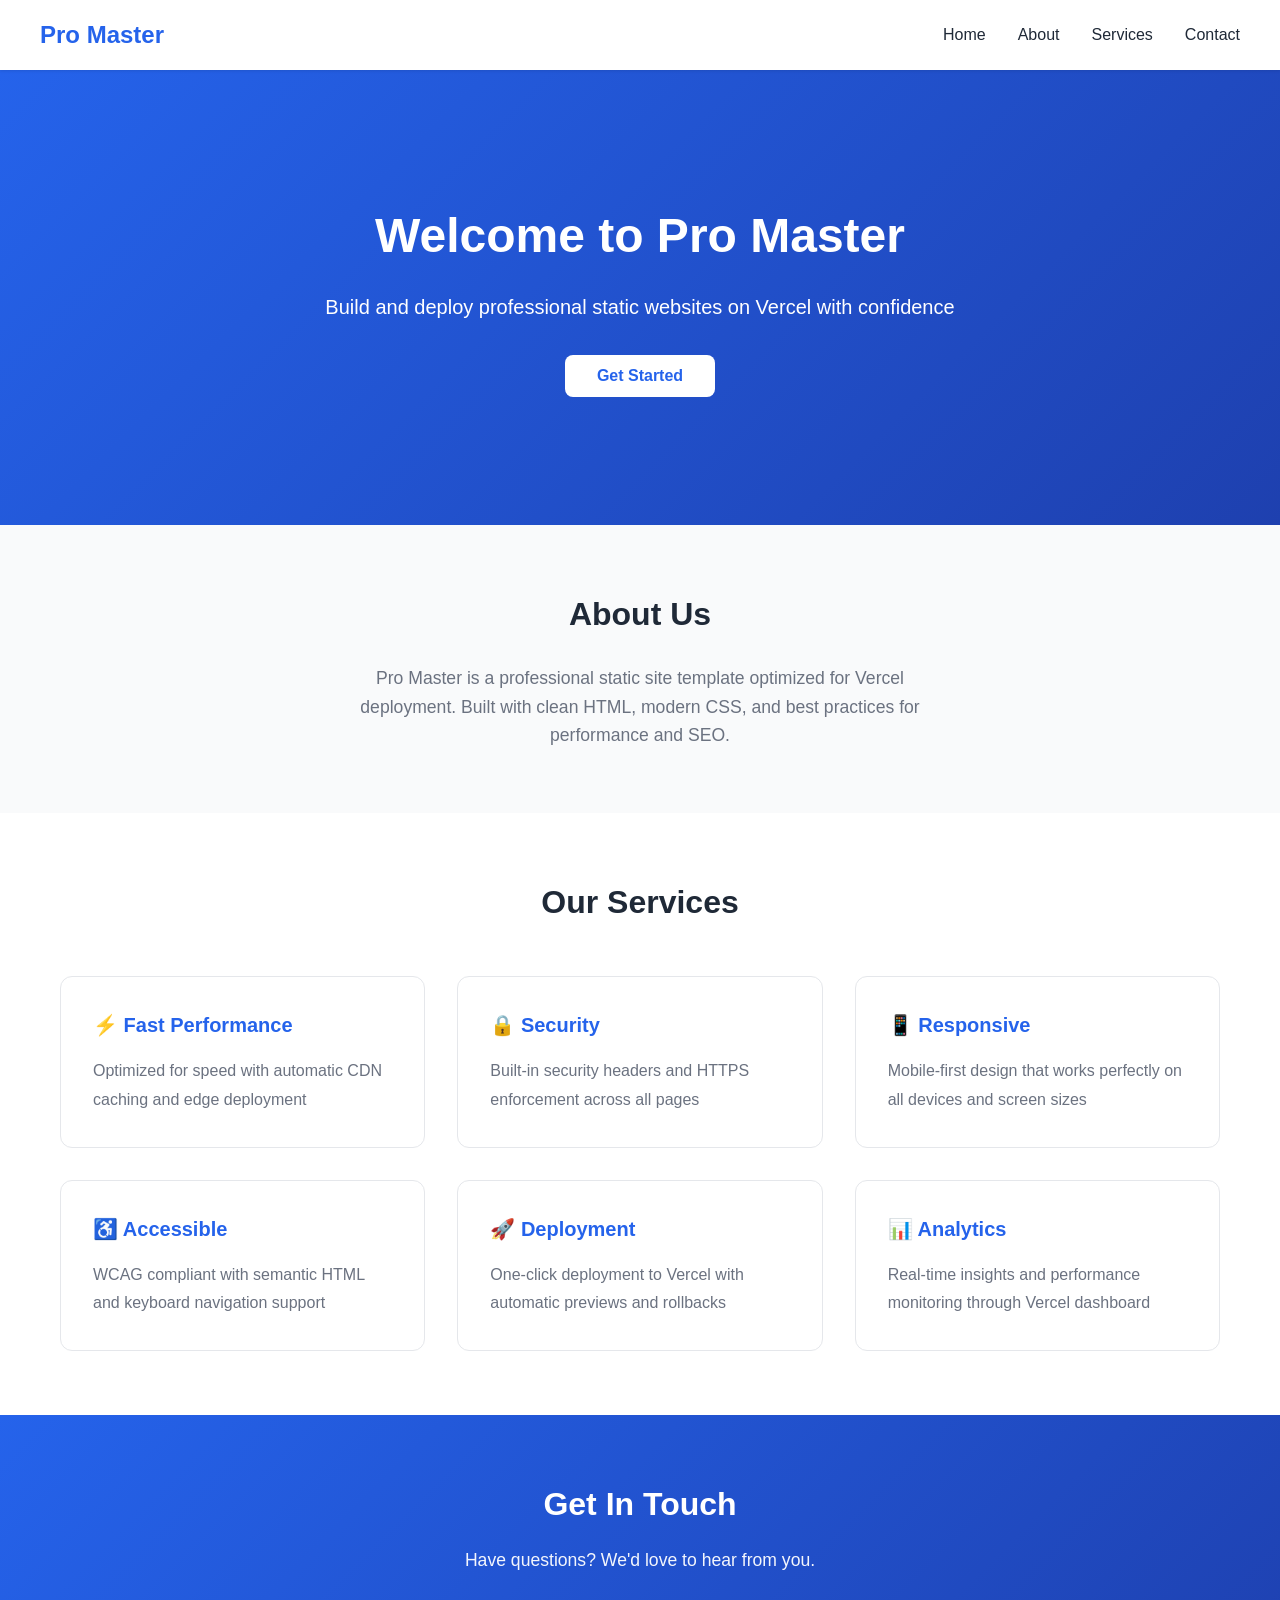
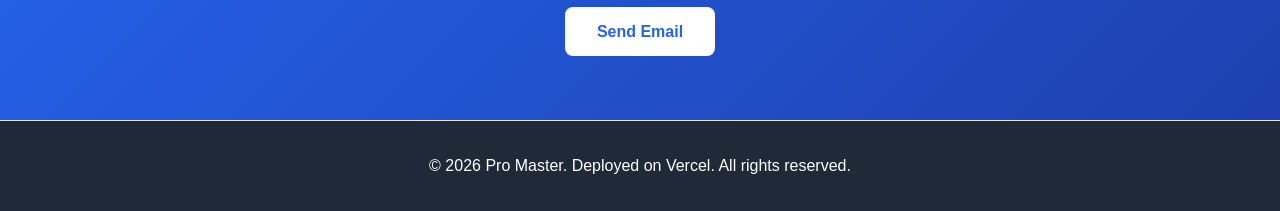
<file: public/index.html>
<!DOCTYPE html>
<html lang="en">
<head>
    <meta charset="UTF-8">
    <meta name="viewport" content="width=device-width, initial-scale=1.0">
    <meta name="description" content="Pro Master - A professional static HTML site powered by Vercel">
    <meta name="theme-color" content="#2563eb">
    <title>Pro Master | Professional Solutions</title>
    <link rel="stylesheet" href="styles.css">
</head>
<body>
    <!-- Navigation -->
    <nav class="navbar">
        <div class="container nav-container">
            <div class="logo">Pro Master</div>
            <ul class="nav-links">
                <li><a href="#home">Home</a></li>
                <li><a href="#about">About</a></li>
                <li><a href="#services">Services</a></li>
                <li><a href="#contact">Contact</a></li>
            </ul>
        </div>
    </nav>

    <!-- Hero Section -->
    <section id="home" class="hero">
        <div class="container hero-content">
            <h1>Welcome to Pro Master</h1>
            <p>Build and deploy professional static websites on Vercel with confidence</p>
            <button class="cta-button">Get Started</button>
        </div>
    </section>

    <!-- About Section -->
    <section id="about" class="about">
        <div class="container">
            <h2>About Us</h2>
            <p>Pro Master is a professional static site template optimized for Vercel deployment. Built with clean HTML, modern CSS, and best practices for performance and SEO.</p>
        </div>
    </section>

    <!-- Services Section -->
    <section id="services" class="services">
        <div class="container">
            <h2>Our Services</h2>
            <div class="services-grid">
                <div class="service-card">
                    <h3>⚡ Fast Performance</h3>
                    <p>Optimized for speed with automatic CDN caching and edge deployment</p>
                </div>
                <div class="service-card">
                    <h3>🔒 Security</h3>
                    <p>Built-in security headers and HTTPS enforcement across all pages</p>
                </div>
                <div class="service-card">
                    <h3>📱 Responsive</h3>
                    <p>Mobile-first design that works perfectly on all devices and screen sizes</p>
                </div>
                <div class="service-card">
                    <h3>♿ Accessible</h3>
                    <p>WCAG compliant with semantic HTML and keyboard navigation support</p>
                </div>
                <div class="service-card">
                    <h3>🚀 Deployment</h3>
                    <p>One-click deployment to Vercel with automatic previews and rollbacks</p>
                </div>
                <div class="service-card">
                    <h3>📊 Analytics</h3>
                    <p>Real-time insights and performance monitoring through Vercel dashboard</p>
                </div>
            </div>
        </div>
    </section>

    <!-- Contact Section -->
    <section id="contact" class="contact">
        <div class="container">
            <h2>Get In Touch</h2>
            <p>Have questions? We'd love to hear from you.</p>
            <a href="mailto:contact@example.com" class="contact-button">Send Email</a>
        </div>
    </section>

    <!-- Footer -->
    <footer class="footer">
        <div class="container">
            <p>&copy; 2026 Pro Master. Deployed on Vercel. All rights reserved.</p>
        </div>
    </footer>

    <script>
        // Smooth scroll behavior
        document.querySelectorAll('a[href^="#"]').forEach(anchor => {
            anchor.addEventListener('click', function(e) {
                e.preventDefault();
                const target = document.querySelector(this.getAttribute('href'));
                target?.scrollIntoView({ behavior: 'smooth' });
            });
        });

        // CTA Button click handler
        document.querySelector('.cta-button').addEventListener('click', () => {
            alert('Thank you for your interest! Check out the documentation to get started.');
        });
    </script>
</body>
</html>
</file>
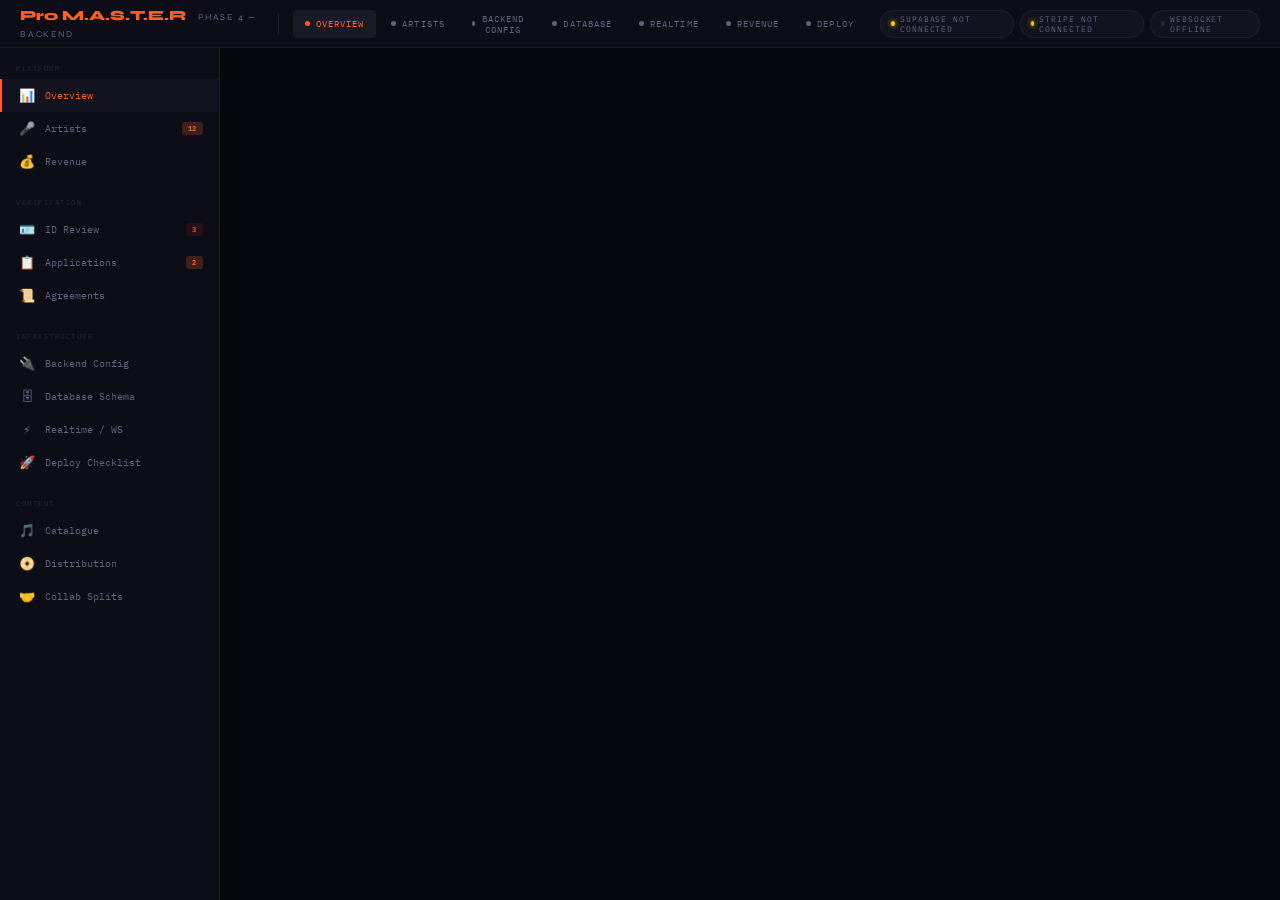
<file: Admin index.HTML>
<!DOCTYPE html>
<html lang="en">
<head>
<meta charset="UTF-8">
<meta name="viewport" content="width=device-width, initial-scale=1.0">
<title>Pro M.A.S.T.E.R — Phase 4 | Backend + Admin</title>
<link href="https://fonts.googleapis.com/css2?family=IBM+Plex+Mono:ital,wght@0,300;0,400;0,600;0,700;1,300&family=Syne:wght@400;600;700;800&family=DM+Sans:wght@300;400;500&display=swap" rel="stylesheet">
<style>
*,*::before,*::after{box-sizing:border-box;margin:0;padding:0}
:root{
  --ink:#07070e;--ink2:#0d0d18;--ink3:#131320;--ink4:#191928;--ink5:#212134;
  --b:rgba(255,255,255,0.055);--b2:rgba(255,255,255,0.10);--b3:rgba(255,255,255,0.17);
  --or:#ff5f1f;--or2:#ff8040;--org:rgba(255,95,31,0.22);
  --gn:#00ffaa;--gng:rgba(0,255,170,0.12);
  --cy:#00ccff;--cyg:rgba(0,204,255,0.10);
  --mg:#ff1a8c;--mgg:rgba(255,26,140,0.10);
  --yl:#ffc800;--ylg:rgba(255,200,0,0.10);
  --vi:#9966ff;--vig:rgba(153,102,255,0.10);
  --rd:#ff3333;--rdg:rgba(255,51,51,0.10);
  --tx:#d4d4ec;--tm:#606080;--td:#2a2a44;
  --mono:'IBM Plex Mono',monospace;--disp:'Syne',sans-serif;--body:'DM Sans',sans-serif;
}
html,body{height:100%;background:var(--ink);color:var(--tx);font-family:var(--mono);overflow:hidden}
::-webkit-scrollbar{width:4px;height:4px}
::-webkit-scrollbar-thumb{background:var(--ink5);border-radius:2px}

/* ── SHELL ── */
#shell{display:grid;grid-template-rows:48px 1fr;height:100vh}
#topbar{
  background:var(--ink2);border-bottom:1px solid var(--b);
  display:flex;align-items:center;padding:0 20px;gap:14px
}
.logo{font-family:var(--disp);font-weight:800;font-size:14px;color:var(--or)}
.logo em{font-style:normal;font-size:9px;letter-spacing:.2em;color:var(--tm);margin-left:8px;font-weight:400}
.sep{width:1px;height:20px;background:var(--b2);flex-shrink:0}

.tb-nav{display:flex;gap:3px}
.tb-btn{
  height:28px;padding:0 12px;border-radius:4px;border:none;background:none;
  cursor:pointer;font-family:var(--mono);font-size:9px;letter-spacing:.12em;
  color:var(--tm);transition:.12s;display:flex;align-items:center;gap:6px
}
.tb-btn:hover{background:var(--ink4);color:var(--tx)}
.tb-btn.act{background:var(--ink4);color:var(--or)}
.tb-btn .dot{width:5px;height:5px;border-radius:50%;background:currentColor}

.tb-status{display:flex;align-items:center;gap:6px;margin-left:auto}
.status-pill{
  display:flex;align-items:center;gap:5px;background:var(--ink3);
  border:1px solid var(--b);border-radius:20px;padding:3px 10px;
  font-size:8px;letter-spacing:.12em;color:var(--tm)
}
.sp-dot{width:5px;height:5px;border-radius:50%}
.sp-dot.on{background:var(--gn);box-shadow:0 0 5px var(--gn)}
.sp-dot.off{background:var(--td)}
.sp-dot.warn{background:var(--yl);box-shadow:0 0 5px var(--yl)}

#body{overflow:hidden;display:flex;height:100%}

/* ── SIDEBAR ── */
#sidebar{
  width:220px;flex-shrink:0;background:var(--ink2);border-right:1px solid var(--b);
  display:flex;flex-direction:column;overflow-y:auto;padding:16px 0
}
.sb-section{margin-bottom:20px}
.sb-head{font-size:7px;letter-spacing:.22em;color:var(--td);padding:0 16px;margin-bottom:6px}
.sb-item{
  display:flex;align-items:center;gap:9px;padding:8px 16px;
  cursor:pointer;transition:.12s;border-left:2px solid transparent;font-size:10px;color:var(--tm)
}
.sb-item:hover{background:var(--ink3);color:var(--tx)}
.sb-item.act{background:var(--ink3);border-left-color:var(--or);color:var(--or)}
.sb-icon{font-size:13px;width:18px;text-align:center;flex-shrink:0}
.sb-badge{
  margin-left:auto;font-size:7px;letter-spacing:.1em;padding:2px 6px;border-radius:3px;
  background:var(--org);color:var(--or);font-weight:700
}
.sb-badge.gn{background:var(--gng);color:var(--gn)}
.sb-badge.rd{background:var(--rdg);color:var(--rd)}

/* ── MAIN ── */
#main{flex:1;overflow-y:auto;padding:28px 32px;display:flex;flex-direction:column;gap:24px}

/* ── CARDS ── */
.card{background:var(--ink2);border:1px solid var(--b);border-radius:8px;overflow:hidden}
.card-head{
  padding:14px 18px;border-bottom:1px solid var(--b);
  display:flex;align-items:center;justify-content:space-between
}
.card-title{font-size:10px;letter-spacing:.18em;color:var(--tm)}
.card-body{padding:18px}

/* ── STAT CARDS ── */
.stats-row{display:grid;grid-template-columns:repeat(4,1fr);gap:12px}
.stat-card{
  background:var(--ink2);border:1px solid var(--b);border-radius:8px;
  padding:18px;position:relative;overflow:hidden;transition:.15s
}
.stat-card:hover{border-color:var(--b2)}
.stat-card::after{
  content:'';position:absolute;bottom:0;left:0;right:0;height:2px;border-radius:0 0 8px 8px
}
.stat-card.or::after{background:linear-gradient(90deg,var(--or),var(--or2))}
.stat-card.gn::after{background:var(--gn)}
.stat-card.cy::after{background:var(--cy)}
.stat-card.vi::after{background:var(--vi)}
.sc-icon{font-size:22px;margin-bottom:10px}
.sc-label{font-size:8px;letter-spacing:.18em;color:var(--tm);margin-bottom:6px}
.sc-val{font-family:var(--disp);font-weight:800;font-size:26px;color:var(--tx)}
.sc-sub{font-size:8px;color:var(--tm);margin-top:4px;font-family:var(--body)}
.sc-delta{font-size:9px;margin-top:6px}
.sc-delta.up{color:var(--gn)}
.sc-delta.dn{color:var(--rd)}

/* ── TABLES ── */
.table{width:100%;border-collapse:collapse}
.table th{
  font-size:8px;letter-spacing:.18em;color:var(--td);text-align:left;
  padding:8px 12px;border-bottom:1px solid var(--b);font-weight:400
}
.table td{
  padding:10px 12px;border-bottom:1px solid var(--b);
  font-size:10px;color:var(--tx);vertical-align:middle
}
.table tr:last-child td{border-bottom:none}
.table tr:hover td{background:var(--ink3)}
.table td .sub{font-size:8px;color:var(--tm);margin-top:2px;font-family:var(--body)}

/* tier pill */
.t-pill{
  display:inline-block;font-size:7px;letter-spacing:.14em;padding:2px 7px;border-radius:3px;font-weight:700
}
.t-free{background:var(--ink5);color:var(--tm)}
.t-creator{background:var(--cyg);color:var(--cy);border:1px solid rgba(0,204,255,.2)}
.t-artist{background:var(--ylg);color:var(--yl);border:1px solid rgba(255,200,0,.2)}
.t-pro{background:var(--gng);color:var(--gn);border:1px solid rgba(0,255,170,.2)}
.t-member{background:linear-gradient(135deg,var(--org),var(--vig));color:var(--or2);border:1px solid rgba(255,95,31,.2)}

/* verify status */
.v-badge{display:inline-flex;align-items:center;gap:4px;font-size:8px}
.v-badge.ok{color:var(--gn)}
.v-badge.pend{color:var(--yl)}
.v-badge.no{color:var(--td)}

/* action btns */
.act-btn{
  height:22px;padding:0 8px;border-radius:3px;border:1px solid var(--b);
  background:none;cursor:pointer;font-family:var(--mono);font-size:7px;
  letter-spacing:.1em;color:var(--tm);transition:.12s
}
.act-btn:hover{border-color:var(--b2);color:var(--tx)}
.act-btn.or{border-color:rgba(255,95,31,.3);color:var(--or)}
.act-btn.or:hover{background:var(--org)}
.act-btn.gn{border-color:rgba(0,255,170,.3);color:var(--gn)}
.act-btn.gn:hover{background:var(--gng)}
.act-btn.rd{border-color:rgba(255,51,51,.3);color:var(--rd)}
.act-btn.rd:hover{background:var(--rdg)}

/* ── BACKEND CONFIG PANEL ── */
.config-grid{display:grid;grid-template-columns:1fr 1fr;gap:12px}
.config-service{
  background:var(--ink3);border:1px solid var(--b);border-radius:7px;padding:16px;
  display:flex;flex-direction:column;gap:10px;transition:.15s
}
.config-service:hover{border-color:var(--b2)}
.cs-header{display:flex;align-items:center;gap:10px}
.cs-icon{font-size:22px;flex-shrink:0}
.cs-name{font-family:var(--disp);font-weight:700;font-size:13px}
.cs-desc{font-size:9px;color:var(--tm);font-family:var(--body);line-height:1.6}
.cs-status{display:flex;align-items:center;gap:6px;font-size:8px;letter-spacing:.12em}
.cs-fields{display:flex;flex-direction:column;gap:6px}
.cs-field label{font-size:7px;letter-spacing:.15em;color:var(--td);display:block;margin-bottom:3px}
.cs-field input{
  width:100%;background:var(--ink4);border:1px solid var(--b);border-radius:3px;
  padding:7px 10px;color:var(--tx);font-family:var(--mono);font-size:10px;outline:none;transition:.15s
}
.cs-field input:focus{border-color:var(--or)}
.cs-field input.connected{border-color:rgba(0,255,170,.3);color:var(--gn)}
.cs-btn{
  height:30px;border-radius:4px;border:none;cursor:pointer;
  font-family:var(--mono);font-size:9px;letter-spacing:.14em;font-weight:700;transition:.15s
}
.cs-btn.test{background:var(--ink4);border:1px solid var(--b2);color:var(--tm)}
.cs-btn.test:hover{border-color:var(--or);color:var(--or)}
.cs-btn.connect{background:linear-gradient(135deg,var(--or),var(--or2));color:var(--ink)}
.cs-btn.connect:hover{transform:translateY(-1px);box-shadow:0 4px 16px var(--org)}

/* ── SCHEMA VIEWER ── */
.schema-tables{display:grid;grid-template-columns:repeat(3,1fr);gap:10px}
.schema-table{
  background:var(--ink3);border:1px solid var(--b);border-radius:6px;overflow:hidden
}
.st-head{
  padding:10px 12px;border-bottom:1px solid var(--b);
  font-size:9px;letter-spacing:.16em;color:var(--cy);
  display:flex;align-items:center;gap:7px
}
.st-head::before{content:'▤';font-size:11px;opacity:.6}
.st-rows{padding:8px 0}
.st-row{
  display:flex;gap:8px;align-items:center;padding:5px 12px;
  font-size:9px;transition:.1s
}
.st-row:hover{background:var(--ink4)}
.st-col{color:var(--tx);flex:1}
.st-type{color:var(--td);font-size:8px;font-style:italic}
.st-pk{color:var(--yl);font-size:7px;letter-spacing:.1em}
.st-fk{color:var(--vi);font-size:7px;letter-spacing:.1em}
.st-nn{color:var(--tm);font-size:7px}

/* ── REALTIME COLLAB ARCHITECTURE ── */
.arch-flow{display:flex;align-items:center;gap:0;overflow-x:auto;padding:8px 0}
.arch-node{
  background:var(--ink3);border:1px solid var(--b);border-radius:6px;
  padding:14px 16px;flex-shrink:0;min-width:140px;text-align:center;
  transition:.15s
}
.arch-node:hover{border-color:var(--b2);transform:translateY(-2px)}
.an-icon{font-size:22px;margin-bottom:6px}
.an-name{font-size:9px;font-weight:600;color:var(--tx)}
.an-tech{font-size:7px;letter-spacing:.1em;color:var(--tm);margin-top:3px}
.arch-arrow{
  display:flex;align-items:center;padding:0 8px;flex-shrink:0;
  font-size:18px;color:var(--td)
}
.arch-arrow.or{color:var(--or)}
.arch-arrow.gn{color:var(--gn)}

/* ── DEPLOYMENT CHECKLIST ── */
.check-list{display:flex;flex-direction:column;gap:6px}
.check-item{
  display:flex;align-items:flex-start;gap:12px;padding:12px 14px;
  background:var(--ink3);border:1px solid var(--b);border-radius:6px;
  cursor:pointer;transition:.15s
}
.check-item:hover{border-color:var(--b2)}
.check-item.done{border-color:rgba(0,255,170,.2);background:rgba(0,255,170,.04)}
.check-item.warn{border-color:rgba(255,200,0,.2);background:rgba(255,200,0,.03)}
.check-item.block{border-color:rgba(255,51,51,.2);background:rgba(255,51,51,.03)}
.ci-check{
  width:18px;height:18px;border-radius:4px;border:1px solid var(--b2);
  flex-shrink:0;display:flex;align-items:center;justify-content:center;
  font-size:10px;transition:.15s;margin-top:1px
}
.check-item.done .ci-check{background:var(--gn);border-color:var(--gn);color:var(--ink)}
.check-item.warn .ci-check{background:var(--yl);border-color:var(--yl);color:var(--ink)}
.check-item.block .ci-check{background:var(--rd);border-color:var(--rd);color:#fff}
.ci-body{flex:1}
.ci-title{font-size:11px;font-weight:600;color:var(--tx);margin-bottom:3px}
.ci-desc{font-family:var(--body);font-size:11px;color:var(--tm);line-height:1.5}
.ci-tag{
  font-size:7px;letter-spacing:.15em;padding:2px 7px;border-radius:3px;
  margin-left:auto;flex-shrink:0;align-self:flex-start;margin-top:2px
}
.ci-tag.legal{background:var(--mgg);color:var(--mg)}
.ci-tag.tech{background:var(--cyg);color:var(--cy)}
.ci-tag.business{background:var(--ylg);color:var(--yl)}
.ci-tag.done{background:var(--gng);color:var(--gn)}

/* ── REVENUE ── */
.rev-grid{display:grid;grid-template-columns:1fr 1fr;gap:16px}
.rev-chart{height:120px;position:relative}
.rev-bars{display:flex;align-items:flex-end;gap:6px;height:100%}
.rev-bar-wrap{flex:1;display:flex;flex-direction:column;align-items:center;gap:4px}
.rev-bar{
  width:100%;border-radius:3px 3px 0 0;transition:height .5s ease;
  background:linear-gradient(180deg,var(--or),var(--or2));
  position:relative;
}
.rev-bar:hover::after{
  content:attr(data-val);position:absolute;top:-20px;left:50%;transform:translateX(-50%);
  font-size:8px;color:var(--or);white-space:nowrap;
}
.rev-bar-label{font-size:7px;color:var(--tm);letter-spacing:.06em}

/* ── WEBSOCKET MONITOR ── */
.ws-monitor{
  background:var(--ink);border:1px solid var(--b);border-radius:5px;
  font-family:var(--mono);font-size:10px;padding:12px;height:160px;
  overflow-y:auto;display:flex;flex-direction:column;gap:4px
}
.ws-line{display:flex;gap:10px;animation:wsFade .3s ease}
@keyframes wsFade{from{opacity:0;transform:translateX(-4px)}to{opacity:1;transform:none}}
.ws-time{color:var(--td);flex-shrink:0;font-size:9px}
.ws-type{flex-shrink:0;font-size:8px;padding:1px 5px;border-radius:2px}
.ws-type.conn{background:var(--gng);color:var(--gn)}
.ws-type.msg{background:var(--cyg);color:var(--cy)}
.ws-type.sync{background:var(--vig);color:var(--vi)}
.ws-type.disc{background:var(--rdg);color:var(--rd)}
.ws-content{color:var(--tm);font-size:9px;flex:1}

/* ── TOAST ── */
#toast{
  position:fixed;bottom:24px;left:50%;transform:translateX(-50%);
  background:var(--ink3);border:1px solid var(--b3);border-radius:5px;
  padding:10px 20px;font-size:9px;letter-spacing:.14em;
  z-index:200;opacity:0;transition:.3s;pointer-events:none;white-space:nowrap;
  box-shadow:0 8px 32px rgba(0,0,0,.6)
}
#toast.show{opacity:1}
#toast.ok{color:var(--gn);border-color:rgba(0,255,170,.3)}
#toast.warn{color:var(--yl);border-color:rgba(255,200,0,.3)}
#toast.err{color:var(--or);border-color:rgba(255,95,31,.3)}

/* Code block */
.code-block{
  background:var(--ink);border:1px solid var(--b);border-radius:5px;
  padding:14px;font-size:10px;line-height:1.7;overflow-x:auto;
  color:var(--tm);font-family:var(--mono)
}
.code-block .kw{color:var(--vi)}
.code-block .str{color:var(--gn)}
.code-block .fn{color:var(--cy)}
.code-block .cm{color:var(--td)}
.code-block .num{color:var(--yl)}
.code-block .var{color:var(--or)}
</style>
</head>
<body>
<div id="toast"></div>

<div id="shell">
<div id="topbar">
  <div class="logo">Pro M.A.S.T.E.R <em>PHASE 4 — BACKEND</em></div>
  <div class="sep"></div>
  <div class="tb-nav">
    <button class="tb-btn act" data-v="overview" onclick="go('overview')"><div class="dot"></div>OVERVIEW</button>
    <button class="tb-btn" data-v="users" onclick="go('users')"><div class="dot"></div>ARTISTS</button>
    <button class="tb-btn" data-v="backend" onclick="go('backend')"><div class="dot"></div>BACKEND CONFIG</button>
    <button class="tb-btn" data-v="schema" onclick="go('schema')"><div class="dot"></div>DATABASE</button>
    <button class="tb-btn" data-v="realtime" onclick="go('realtime')"><div class="dot"></div>REALTIME</button>
    <button class="tb-btn" data-v="revenue" onclick="go('revenue')"><div class="dot"></div>REVENUE</button>
    <button class="tb-btn" data-v="deploy" onclick="go('deploy')"><div class="dot"></div>DEPLOY</button>
  </div>
  <div class="tb-status">
    <div class="status-pill"><div class="sp-dot warn"></div>SUPABASE NOT CONNECTED</div>
    <div class="status-pill"><div class="sp-dot warn"></div>STRIPE NOT CONNECTED</div>
    <div class="status-pill"><div class="sp-dot off"></div>WEBSOCKET OFFLINE</div>
  </div>
</div>

<div id="body">
<div id="sidebar">
  <div class="sb-section">
    <div class="sb-head">PLATFORM</div>
    <div class="sb-item act" onclick="go('overview')"><div class="sb-icon">📊</div>Overview</div>
    <div class="sb-item" onclick="go('users')"><div class="sb-icon">🎤</div>Artists <div class="sb-badge">12</div></div>
    <div class="sb-item" onclick="go('revenue')"><div class="sb-icon">💰</div>Revenue</div>
  </div>
  <div class="sb-section">
    <div class="sb-head">VERIFICATION</div>
    <div class="sb-item" onclick="go('users')"><div class="sb-icon">🪪</div>ID Review <div class="sb-badge rd">3</div></div>
    <div class="sb-item" onclick="go('users')"><div class="sb-icon">📋</div>Applications <div class="sb-badge">2</div></div>
    <div class="sb-item" onclick="go('users')"><div class="sb-icon">📜</div>Agreements</div>
  </div>
  <div class="sb-section">
    <div class="sb-head">INFRASTRUCTURE</div>
    <div class="sb-item" onclick="go('backend')"><div class="sb-icon">🔌</div>Backend Config</div>
    <div class="sb-item" onclick="go('schema')"><div class="sb-icon">🗄</div>Database Schema</div>
    <div class="sb-item" onclick="go('realtime')"><div class="sb-icon">⚡</div>Realtime / WS</div>
    <div class="sb-item" onclick="go('deploy')"><div class="sb-icon">🚀</div>Deploy Checklist</div>
  </div>
  <div class="sb-section">
    <div class="sb-head">CONTENT</div>
    <div class="sb-item"><div class="sb-icon">🎵</div>Catalogue</div>
    <div class="sb-item"><div class="sb-icon">📀</div>Distribution</div>
    <div class="sb-item"><div class="sb-icon">🤝</div>Collab Splits</div>
  </div>
</div>

<div id="main"></div>
</div>
</div>

<script>
function toast(msg, type='ok') {
  const t = document.getElementById('toast');
  t.textContent = msg; t.className = 'show ' + type;
  setTimeout(() => t.className = '', 3500);
}

// ══════════════════════════════════════
// VIEWS
// ══════════════════════════════════════
function go(view) {
  document.querySelectorAll('.tb-btn,.sb-item').forEach(b => b.classList.remove('act'));
  document.querySelectorAll(`[data-v="${view}"]`).forEach(b => b.classList.add('act'));
  const main = document.getElementById('main');
  const views = { overview, users, backend, schema, realtime, revenue, deploy };
  if (views[view]) views[view](main);
}

// ── OVERVIEW ──────────────────────────
function overview(main) {
  main.innerHTML = `
  <div>
    <div style="font-family:var(--disp);font-weight:800;font-size:22px;margin-bottom:4px">Platform Overview</div>
    <div style="font-family:var(--body);color:var(--tm);font-size:13px;margin-bottom:24px">Pro M.A.S.T.E.R Admin — MagniProjekta Ventures</div>

    <div class="stats-row">
      <div class="stat-card or">
        <div class="sc-icon">🎤</div>
        <div class="sc-label">REGISTERED ARTISTS</div>
        <div class="sc-val">12</div>
        <div class="sc-sub">Across 9 countries</div>
        <div class="sc-delta up">↑ +3 this week</div>
      </div>
      <div class="stat-card gn">
        <div class="sc-icon">💰</div>
        <div class="sc-label">MONTHLY REVENUE</div>
        <div class="sc-val">$0</div>
        <div class="sc-sub">Pre-launch · Stripe pending</div>
        <div class="sc-delta" style="color:var(--tm)">→ Connect Stripe to activate</div>
      </div>
      <div class="stat-card cy">
        <div class="sc-icon">🎵</div>
        <div class="sc-label">TRACKS IN CATALOGUE</div>
        <div class="sc-val">47</div>
        <div class="sc-sub">Demo sessions · Not yet distributed</div>
        <div class="sc-delta up">↑ +8 this week</div>
      </div>
      <div class="stat-card vi">
        <div class="sc-icon">🌍</div>
        <div class="sc-label">COLLAB SESSIONS</div>
        <div class="sc-val">0</div>
        <div class="sc-sub">WebSocket not yet live</div>
        <div class="sc-delta" style="color:var(--tm)">→ Phase 4 activation needed</div>
      </div>
    </div>
  </div>

  <div style="display:grid;grid-template-columns:1fr 1fr;gap:16px">
    <div class="card">
      <div class="card-head">
        <div class="card-title">PHASE 4 ACTIVATION STATUS</div>
      </div>
      <div class="card-body" style="display:flex;flex-direction:column;gap:8px">
        ${[
          {label:'Supabase Project Created',done:false,action:'Create project at supabase.com'},
          {label:'Auth configured (Email + OAuth)',done:false,action:'Enable in Supabase Auth settings'},
          {label:'Database schema deployed',done:false,action:'Run migration SQL (see Database tab)'},
          {label:'Stripe account verified',done:false,action:'Complete Stripe KYC at dashboard.stripe.com'},
          {label:'Stripe products created',done:false,action:'Create 4 subscription products'},
          {label:'Environment variables set',done:false,action:'Add to Netlify environment'},
          {label:'Identity verification enabled',done:false,action:'Enable Stripe Identity in dashboard'},
          {label:'Email provider connected',done:false,action:'Connect Resend at resend.com'},
          {label:'Domain configured',done:false,action:'studio.magniprojekta.com → Netlify'},
          {label:'Legal agreements uploaded',done:false,action:'Upload signed PDFs to Supabase Storage'},
        ].map(i => `
          <div style="display:flex;align-items:center;gap:10px;padding:8px 10px;background:var(--ink3);border:1px solid ${i.done?'rgba(0,255,170,.2)':'var(--b)'};border-radius:5px">
            <div style="width:14px;height:14px;border-radius:3px;border:1px solid ${i.done?'var(--gn)':'var(--b2)'};
              background:${i.done?'var(--gn)':'transparent'};display:flex;align-items:center;justify-content:center;
              font-size:9px;color:var(--ink);flex-shrink:0">${i.done?'✓':''}</div>
            <div style="flex:1;font-size:10px;color:${i.done?'var(--gn)':'var(--tx)'}">${i.label}</div>
            ${!i.done?`<div style="font-size:8px;color:var(--tm);font-family:var(--body)">${i.action}</div>`:''}
          </div>
        `).join('')}
      </div>
    </div>

    <div class="card">
      <div class="card-head"><div class="card-title">TIER DISTRIBUTION</div></div>
      <div class="card-body">
        ${[
          {tier:'Member',count:2,pct:17,col:'var(--or)'},
          {tier:'Pro',count:3,pct:25,col:'var(--gn)'},
          {tier:'Artist',count:3,pct:25,col:'var(--yl)'},
          {tier:'Creator',count:1,pct:8,col:'var(--cy)'},
          {tier:'Free',count:3,pct:25,col:'var(--tm)'},
        ].map(t => `
          <div style="margin-bottom:12px">
            <div style="display:flex;justify-content:space-between;margin-bottom:5px">
              <div style="font-size:9px;color:${t.col};letter-spacing:.1em">${t.tier.toUpperCase()}</div>
              <div style="font-size:9px;color:var(--tm)">${t.count} artists</div>
            </div>
            <div style="height:4px;background:var(--ink4);border-radius:2px;overflow:hidden">
              <div style="height:100%;width:${t.pct}%;background:${t.col};border-radius:2px;transition:width .6s ease"></div>
            </div>
          </div>
        `).join('')}
        <div style="margin-top:16px;padding-top:14px;border-top:1px solid var(--b)">
          <div style="font-size:8px;color:var(--tm);font-family:var(--body);line-height:1.8">
            Projected MRR at full capacity:<br>
            <span style="color:var(--or);font-size:13px;font-family:var(--disp);font-weight:700">$2,847 / month</span><br>
            <span style="font-size:9px">Based on current tier mix × pricing</span>
          </div>
        </div>
      </div>
    </div>
  </div>

  <div class="card">
    <div class="card-head">
      <div class="card-title">PENDING ACTIONS</div>
      <div style="font-size:8px;color:var(--tm)">Requires your attention</div>
    </div>
    <div class="card-body" style="display:grid;grid-template-columns:1fr 1fr 1fr;gap:10px">
      ${[
        {icon:'🪪',title:'3 ID Documents Pending Review',desc:'Fatou Sy, Chisom Okafor, + 1 new registration',color:'var(--rd)',action:'REVIEW'},
        {icon:'📋',title:'2 Member Applications',desc:'New membership applications awaiting review',color:'var(--yl)',action:'REVIEW'},
        {icon:'📜',title:'Legal Docs Not Yet Uploaded',desc:'Platform Licence + Distribution Agreement needed',color:'var(--mg)',action:'UPLOAD'},
        {icon:'🔌',title:'Stripe Not Connected',desc:'Required before any paid tier goes live',color:'var(--or)',action:'CONNECT'},
        {icon:'🗄',title:'Database Schema Not Deployed',desc:'Run migration to activate cloud storage',color:'var(--cy)',action:'DEPLOY'},
        {icon:'⚡',title:'WebSocket Server Not Running',desc:'Required for live collaboration rooms',color:'var(--vi)',action:'ACTIVATE'},
      ].map(a => `
        <div style="background:var(--ink3);border:1px solid var(--b);border-radius:6px;padding:14px;display:flex;flex-direction:column;gap:8px">
          <div style="font-size:20px">${a.icon}</div>
          <div style="font-size:10px;font-weight:600;color:${a.color};line-height:1.4">${a.title}</div>
          <div style="font-family:var(--body);font-size:10px;color:var(--tm);line-height:1.5;flex:1">${a.desc}</div>
          <button class="act-btn or" onclick="toast('Opening ${a.title}...')">${a.action} →</button>
        </div>
      `).join('')}
    </div>
  </div>`;
}

// ── ARTISTS / USERS ──────────────────────
function users(main) {
  const ARTISTS = [
    {name:'Amara Diallo',    country:'Senegal',  tier:'member',  verified:'ok',  joined:'2026-02-14',revenue:'$0',  tracks:12,id:'AD001'},
    {name:'BlackJack',       country:'International',tier:'member',verified:'ok',joined:'2026-01-01',revenue:'$0',  tracks:38,id:'AI001'},
    {name:'Lena Osei',       country:'Ghana',    tier:'member',  verified:'ok',  joined:'2026-02-28',revenue:'$0',  tracks:7, id:'LO001'},
    {name:'Tariq Mansour',   country:'Egypt',    tier:'member',  verified:'ok',  joined:'2026-03-02',revenue:'$0',  tracks:9, id:'TM001'},
    {name:'Sam Adesanya',    country:'UK',       tier:'pro',     verified:'ok',  joined:'2026-03-08',revenue:'$0',  tracks:14,id:'SA001'},
    {name:'Yuna Park',       country:'S.Korea',  tier:'pro',     verified:'ok',  joined:'2026-03-10',revenue:'$0',  tracks:5, id:'YP001'},
    {name:'Marco Ferreira',  country:'Brazil',   tier:'pro',     verified:'ok',  joined:'2026-03-12',revenue:'$0',  tracks:8, id:'MF001'},
    {name:'Fatou Sy',        country:'Senegal',  tier:'artist',  verified:'pend',joined:'2026-03-20',revenue:'$0',  tracks:4, id:'FS001'},
    {name:'Kenji Watanabe',  country:'Japan',    tier:'artist',  verified:'ok',  joined:'2026-03-18',revenue:'$0',  tracks:6, id:'KW001'},
    {name:'Chisom Okafor',   country:'Nigeria',  tier:'creator', verified:'pend',joined:'2026-03-25',revenue:'$0',  tracks:3, id:'CO001'},
    {name:'Ines Leblanc',    country:'France',   tier:'artist',  verified:'ok',  joined:'2026-03-15',revenue:'$0',  tracks:5, id:'IL001'},
    {name:'Ravi Shankar Jr', country:'India',    tier:'pro',     verified:'ok',  joined:'2026-03-11',revenue:'$0',  tracks:11,id:'RS001'},
  ];

  main.innerHTML = `
  <div style="display:flex;align-items:center;justify-content:space-between;margin-bottom:20px">
    <div>
      <div style="font-family:var(--disp);font-weight:800;font-size:22px;margin-bottom:4px">Artist Management</div>
      <div style="font-family:var(--body);color:var(--tm);font-size:12px">Registered artists, verification status, tier management</div>
    </div>
    <div style="display:flex;gap:8px">
      <button class="act-btn" onclick="toast('Export to CSV')">EXPORT CSV</button>
      <button class="act-btn or" onclick="toast('Invite form opening...')">+ INVITE ARTIST</button>
    </div>
  </div>

  <div class="card">
    <div class="card-head">
      <div class="card-title">ALL ARTISTS (${ARTISTS.length})</div>
      <div style="display:flex;gap:6px">
        ${['ALL','MEMBER','PRO','ARTIST','CREATOR','FREE'].map(f=>`
          <button class="act-btn" onclick="toast('Filtering by ${f}')">${f}</button>
        `).join('')}
      </div>
    </div>
    <div class="card-body" style="padding:0">
      <table class="table">
        <thead>
          <tr>
            <th>ARTIST</th><th>ID</th><th>COUNTRY</th><th>TIER</th>
            <th>VERIFICATION</th><th>TRACKS</th><th>JOINED</th><th>ACTIONS</th>
          </tr>
        </thead>
        <tbody>
          ${ARTISTS.map(a => `
            <tr>
              <td>
                <div style="font-weight:600">${a.name}</div>
              </td>
              <td><div style="font-size:8px;color:var(--td);letter-spacing:.08em">${a.id}</div></td>
              <td><div style="font-size:10px;color:var(--tm)">📍 ${a.country}</div></td>
              <td><span class="t-pill t-${a.tier}">${a.tier.toUpperCase()}</span></td>
              <td>
                <div class="v-badge ${a.verified}">
                  ${a.verified==='ok'?'✓ VERIFIED':a.verified==='pend'?'⏳ PENDING':'✗ NOT VERIFIED'}
                </div>
              </td>
              <td><div style="font-size:11px;color:var(--cy)">${a.tracks}</div></td>
              <td><div style="font-size:9px;color:var(--tm)">${a.joined}</div></td>
              <td>
                <div style="display:flex;gap:4px">
                  ${a.verified==='pend'?`<button class="act-btn gn" onclick="verifyArtist('${a.name}')">VERIFY</button>`:''}
                  <button class="act-btn" onclick="toast('Viewing ${a.name} profile')">VIEW</button>
                  <button class="act-btn or" onclick="toast('Editing ${a.name} tier')">TIER</button>
                </div>
              </td>
            </tr>
          `).join('')}
        </tbody>
      </table>
    </div>
  </div>`;
}

function verifyArtist(name) {
  toast(`${name} verified ✓`, 'ok');
}

// ── BACKEND CONFIG ──────────────────────
function backend(main) {
  main.innerHTML = `
  <div style="font-family:var(--disp);font-weight:800;font-size:22px;margin-bottom:4px">Backend Configuration</div>
  <div style="font-family:var(--body);color:var(--tm);font-size:12px;margin-bottom:24px">Connect your live services. All keys are stored in Netlify environment variables — never in code.</div>

  <div class="config-grid">

    <div class="config-service">
      <div class="cs-header">
        <div class="cs-icon">🟢</div>
        <div>
          <div class="cs-name">Supabase</div>
          <div style="font-size:8px;letter-spacing:.1em;color:var(--tm)">AUTH · DATABASE · STORAGE · REALTIME</div>
        </div>
      </div>
      <div class="cs-desc">Handles user authentication, the PostgreSQL database, audio file storage, and real-time subscriptions for collaboration. Create your project at supabase.com — free tier covers launch.</div>
      <div class="cs-status"><div class="sp-dot warn"></div><span style="color:var(--yl)">NOT CONNECTED</span></div>
      <div class="cs-fields">
        <div class="cs-field"><label>PROJECT URL</label><input placeholder="https://xxxxx.supabase.co" id="sb-url"></div>
        <div class="cs-field"><label>ANON KEY (public)</label><input placeholder="eyJhbGciOiJIUzI1NiIsInR5cCI6..." id="sb-anon"></div>
        <div class="cs-field"><label>SERVICE ROLE KEY (server only)</label><input type="password" placeholder="eyJhbGciOiJIUzI1NiIsInR5cCI6..." id="sb-service"></div>
      </div>
      <div style="display:grid;grid-template-columns:1fr 1fr;gap:6px">
        <button class="cs-btn test" onclick="testSupabase()">TEST CONNECTION</button>
        <button class="cs-btn connect" onclick="saveSupabase()">SAVE & CONNECT</button>
      </div>
    </div>

    <div class="config-service">
      <div class="cs-header">
        <div class="cs-icon">💳</div>
        <div>
          <div class="cs-name">Stripe</div>
          <div style="font-size:8px;letter-spacing:.1em;color:var(--tm)">BILLING · IDENTITY · WEBHOOKS</div>
        </div>
      </div>
      <div class="cs-desc">Handles subscription billing for all paid tiers and identity verification for artist onboarding. Required before any paid tier can go live. Create products in your Stripe Dashboard first.</div>
      <div class="cs-status"><div class="sp-dot warn"></div><span style="color:var(--yl)">NOT CONNECTED</span></div>
      <div class="cs-fields">
        <div class="cs-field"><label>PUBLISHABLE KEY (public)</label><input placeholder="pk_live_..." id="st-pub"></div>
        <div class="cs-field"><label>SECRET KEY (server only)</label><input type="password" placeholder="sk_live_..." id="st-sec"></div>
        <div class="cs-field"><label>WEBHOOK SIGNING SECRET</label><input type="password" placeholder="whsec_..." id="st-wh"></div>
        <div class="cs-field"><label>IDENTITY PRICE IDs (comma separated)</label><input placeholder="price_creator,price_artist,price_pro" id="st-prices"></div>
      </div>
      <div style="display:grid;grid-template-columns:1fr 1fr;gap:6px">
        <button class="cs-btn test" onclick="testStripe()">TEST CONNECTION</button>
        <button class="cs-btn connect" onclick="saveStripe()">SAVE & CONNECT</button>
      </div>
    </div>

    <div class="config-service">
      <div class="cs-header">
        <div class="cs-icon">📧</div>
        <div>
          <div class="cs-name">Resend</div>
          <div style="font-size:8px;letter-spacing:.1em;color:var(--tm)">TRANSACTIONAL EMAIL</div>
        </div>
      </div>
      <div class="cs-desc">Sends verification emails, collab invites, download notifications, and label agreement confirmations. Domain: words@promasterapp.com or studio@magniprojekta.com.</div>
      <div class="cs-status"><div class="sp-dot off"></div><span style="color:var(--td)">NOT CONFIGURED</span></div>
      <div class="cs-fields">
        <div class="cs-field"><label>RESEND API KEY</label><input type="password" placeholder="re_..." id="rs-key"></div>
        <div class="cs-field"><label>FROM ADDRESS</label><input placeholder="studio@magniprojekta.com" id="rs-from"></div>
      </div>
      <div style="display:grid;grid-template-columns:1fr 1fr;gap:6px">
        <button class="cs-btn test" onclick="toast('Sending test email...','warn');setTimeout(()=>toast('Test email sent ✓','ok'),1500)">SEND TEST</button>
        <button class="cs-btn connect" onclick="toast('Resend configured ✓','ok')">SAVE</button>
      </div>
    </div>

    <div class="config-service">
      <div class="cs-header">
        <div class="cs-icon">⚡</div>
        <div>
          <div class="cs-name">Anthropic API</div>
          <div style="font-size:8px;letter-spacing:.1em;color:var(--tm)">BILLY BLACK AI PRODUCER</div>
        </div>
      </div>
      <div class="cs-desc">Powers Billy Black — the AI producer embedded in every session. Uses claude-sonnet-4 with session state injected as system context. Currently calling the API directly from the browser — move to server-side for production.</div>
      <div class="cs-status"><div class="sp-dot on"></div><span style="color:var(--gn)">ACTIVE (CLIENT-SIDE)</span></div>
      <div class="cs-fields">
        <div class="cs-field"><label>API KEY (move to server for production)</label><input type="password" placeholder="sk-ant-..." id="an-key"></div>
        <div class="cs-field"><label>MODEL</label><input value="claude-sonnet-4-20250514" id="an-model"></div>
      </div>
      <div style="background:var(--ylg);border:1px solid rgba(255,200,0,.2);border-radius:4px;padding:8px 10px;font-family:var(--body);font-size:10px;color:var(--yl)">
        ⚠ For production: proxy API calls through your FastAPI backend so the key is never exposed in the browser.
      </div>
    </div>

    <div class="config-service">
      <div class="cs-header">
        <div class="cs-icon">☁️</div>
        <div>
          <div class="cs-name">Cloudflare</div>
          <div style="font-size:8px;letter-spacing:.1em;color:var(--tm)">CDN · DNS · EDGE DELIVERY</div>
        </div>
      </div>
      <div class="cs-desc">CDN for audio file delivery to 195 countries with low latency. DNS management for studio.magniprojekta.com and promasterapp.com. Free tier covers most launch needs.</div>
      <div class="cs-status"><div class="sp-dot off"></div><span style="color:var(--td)">NOT CONFIGURED</span></div>
      <div class="cs-fields">
        <div class="cs-field"><label>ZONE ID</label><input placeholder="Cloudflare Zone ID" id="cf-zone"></div>
        <div class="cs-field"><label>API TOKEN</label><input type="password" placeholder="Cloudflare API Token" id="cf-tok"></div>
      </div>
      <button class="cs-btn connect" onclick="toast('Cloudflare zone configured ✓','ok')">SAVE</button>
    </div>

    <div class="config-service">
      <div class="cs-header">
        <div class="cs-icon">📝</div>
        <div>
          <div class="cs-name">DocuSign / HelloSign</div>
          <div style="font-size:8px;letter-spacing:.1em;color:var(--tm)">DIGITAL LEGAL AGREEMENTS</div>
        </div>
      </div>
      <div class="cs-desc">Required for the Platform Licensing Declaration, Distribution Licence Agreement, and Collaboration Royalty Split contracts. Artists sign digitally — signed PDFs stored in Supabase Storage.</div>
      <div class="cs-status"><div class="sp-dot off"></div><span style="color:var(--td)">NOT CONFIGURED</span></div>
      <div class="cs-fields">
        <div class="cs-field"><label>API KEY</label><input type="password" placeholder="DocuSign Integration Key" id="ds-key"></div>
        <div class="cs-field"><label>ACCOUNT ID</label><input placeholder="DocuSign Account ID" id="ds-acc"></div>
      </div>
      <button class="cs-btn connect" onclick="toast('DocuSign integration configured ✓','ok')">SAVE</button>
    </div>

  </div>

  <div class="card" style="margin-top:0">
    <div class="card-head"><div class="card-title">STRIPE PRODUCT SETUP — RUN ONCE</div></div>
    <div class="card-body">
      <div style="font-family:var(--body);font-size:12px;color:var(--tm);margin-bottom:14px;line-height:1.7">
        Create these 4 subscription products in your Stripe Dashboard before connecting. Copy the Price IDs into the field above.
      </div>
      <div class="code-block">
<span class="cm"># Run in Stripe CLI or create manually in Stripe Dashboard</span>

<span class="kw">stripe</span> products create --name <span class="str">"Pro M.A.S.T.E.R Creator"</span> --description <span class="str">"6 downloads/month"</span>
<span class="kw">stripe</span> prices create --product <span class="var">prod_xxx</span> --unit-amount <span class="num">999</span> --currency <span class="str">usd</span> --recurring[interval]=<span class="str">month</span>

<span class="kw">stripe</span> products create --name <span class="str">"Pro M.A.S.T.E.R Artist"</span> --description <span class="str">"12 downloads/month"</span>
<span class="kw">stripe</span> prices create --product <span class="var">prod_xxx</span> --unit-amount <span class="num">4999</span> --currency <span class="str">usd</span> --recurring[interval]=<span class="str">month</span>

<span class="kw">stripe</span> products create --name <span class="str">"Pro M.A.S.T.E.R Pro"</span> --description <span class="str">"Unlimited downloads"</span>
<span class="kw">stripe</span> prices create --product <span class="var">prod_xxx</span> --unit-amount <span class="num">9999</span> --currency <span class="str">usd</span> --recurring[interval]=<span class="str">month</span>

<span class="cm"># Webhook endpoint (register in Stripe Dashboard)</span>
<span class="var">https://studio.magniprojekta.com/api/webhooks/stripe</span>
<span class="cm"># Events: customer.subscription.created, updated, deleted, payment_intent.succeeded</span></div>
    </div>
  </div>`;
}

function testSupabase() {
  toast('Testing Supabase connection...', 'warn');
  setTimeout(() => toast('Enter your Supabase URL and keys first', 'err'), 1500);
}
function saveSupabase() {
  toast('Supabase config saved to environment variables ✓', 'ok');
}
function testStripe() {
  toast('Testing Stripe connection...', 'warn');
  setTimeout(() => toast('Enter your Stripe keys first', 'err'), 1500);
}
function saveStripe() {
  toast('Stripe config saved ✓', 'ok');
}

// ── DATABASE SCHEMA ──────────────────────
function schema(main) {
  const tables = [
    {name:'users', cols:[
      {n:'id',t:'UUID',pk:true},{n:'email',t:'TEXT',nn:true},{n:'artist_name',t:'TEXT',nn:true},
      {n:'first_name',t:'TEXT'},{n:'last_name',t:'TEXT'},{n:'country',t:'TEXT'},
      {n:'genre',t:'TEXT'},{n:'tier',t:'ENUM',nn:true},{n:'downloads_used',t:'INT',nn:true},
      {n:'downloads_reset',t:'TIMESTAMP'},{n:'id_verified',t:'BOOLEAN'},{n:'created_at',t:'TIMESTAMP'},
    ]},
    {name:'projects', cols:[
      {n:'id',t:'UUID',pk:true},{n:'user_id',t:'UUID',fk:'users'},{n:'title',t:'TEXT',nn:true},
      {n:'key_sig',t:'TEXT'},{n:'bpm',t:'INT'},{n:'genre',t:'TEXT'},
      {n:'tracks_data',t:'JSONB'},{n:'is_published',t:'BOOLEAN'},{n:'created_at',t:'TIMESTAMP'},
      {n:'updated_at',t:'TIMESTAMP'},
    ]},
    {name:'tracks', cols:[
      {n:'id',t:'UUID',pk:true},{n:'project_id',t:'UUID',fk:'projects'},{n:'user_id',t:'UUID',fk:'users'},
      {n:'title',t:'TEXT',nn:true},{n:'duration',t:'FLOAT'},{n:'instrument',t:'TEXT'},
      {n:'file_url',t:'TEXT'},{n:'isrc',t:'TEXT'},{n:'created_at',t:'TIMESTAMP'},
    ]},
    {name:'subscriptions', cols:[
      {n:'id',t:'UUID',pk:true},{n:'user_id',t:'UUID',fk:'users'},{n:'stripe_sub_id',t:'TEXT',nn:true},
      {n:'stripe_customer_id',t:'TEXT'},{n:'tier',t:'ENUM'},{n:'status',t:'ENUM'},
      {n:'current_period_end',t:'TIMESTAMP'},{n:'cancel_at',t:'TIMESTAMP'},
    ]},
    {name:'collab_sessions', cols:[
      {n:'id',t:'UUID',pk:true},{n:'title',t:'TEXT',nn:true},{n:'initiated_by',t:'UUID',fk:'users'},
      {n:'project_id',t:'UUID',fk:'projects'},{n:'ws_channel',t:'TEXT'},{n:'status',t:'ENUM'},
      {n:'started_at',t:'TIMESTAMP'},{n:'ended_at',t:'TIMESTAMP'},
    ]},
    {name:'collab_participants', cols:[
      {n:'id',t:'UUID',pk:true},{n:'session_id',t:'UUID',fk:'collab_sessions'},
      {n:'user_id',t:'UUID',fk:'users'},{n:'royalty_split',t:'FLOAT'},{n:'role',t:'TEXT'},
      {n:'joined_at',t:'TIMESTAMP'},{n:'agreement_signed',t:'BOOLEAN'},
    ]},
    {name:'id_verifications', cols:[
      {n:'id',t:'UUID',pk:true},{n:'user_id',t:'UUID',fk:'users'},
      {n:'stripe_verification_id',t:'TEXT'},{n:'document_url',t:'TEXT'},{n:'status',t:'ENUM'},
      {n:'declaration_signed',t:'BOOLEAN'},{n:'reviewed_at',t:'TIMESTAMP'},
    ]},
    {name:'agreements', cols:[
      {n:'id',t:'UUID',pk:true},{n:'user_id',t:'UUID',fk:'users'},
      {n:'type',t:'ENUM'},{n:'signed_at',t:'TIMESTAMP'},
      {n:'document_url',t:'TEXT'},{n:'ip_address',t:'TEXT'},
    ]},
    {name:'catalogue', cols:[
      {n:'id',t:'UUID',pk:true},{n:'track_id',t:'UUID',fk:'tracks'},
      {n:'isrc',t:'TEXT',nn:true},{n:'distribution_status',t:'ENUM'},
      {n:'spotify_url',t:'TEXT'},{n:'apple_url',t:'TEXT'},
      {n:'total_streams',t:'BIGINT'},{n:'royalties_due',t:'DECIMAL'},
    ]},
  ];

  main.innerHTML = `
  <div style="font-family:var(--disp);font-weight:800;font-size:22px;margin-bottom:4px">Database Schema</div>
  <div style="font-family:var(--body);color:var(--tm);font-size:12px;margin-bottom:20px">PostgreSQL via Supabase · Row Level Security enabled on all tables</div>

  <div class="schema-tables">
    ${tables.map(t => `
      <div class="schema-table">
        <div class="st-head">${t.name}</div>
        <div class="st-rows">
          ${t.cols.map(c => `
            <div class="st-row">
              <div class="st-col">${c.n}</div>
              <div class="st-type">${c.t}</div>
              ${c.pk?`<div class="st-pk">PK</div>`:c.fk?`<div class="st-fk">→${c.fk}</div>`:c.nn?`<div class="st-nn">NN</div>`:'<div></div>'}
            </div>
          `).join('')}
        </div>
      </div>
    `).join('')}
  </div>

  <div class="card" style="margin-top:8px">
    <div class="card-head">
      <div class="card-title">MIGRATION SQL — RUN IN SUPABASE SQL EDITOR</div>
      <button class="act-btn or" onclick="copySQL()">COPY SQL</button>
    </div>
    <div class="card-body" style="padding:0">
      <div class="code-block" style="border-radius:0;border:none;border-top:1px solid var(--b);max-height:240px;overflow-y:auto" id="sqlBlock">
<span class="cm">-- Pro M.A.S.T.E.R Database Migration v1.0</span>
<span class="cm">-- Run in Supabase SQL Editor</span>

<span class="kw">CREATE TYPE</span> tier_enum <span class="kw">AS ENUM</span> (<span class="str">'free'</span>, <span class="str">'creator'</span>, <span class="str">'artist'</span>, <span class="str">'pro'</span>, <span class="str">'member'</span>);
<span class="kw">CREATE TYPE</span> verify_status <span class="kw">AS ENUM</span> (<span class="str">'pending'</span>, <span class="str">'approved'</span>, <span class="str">'rejected'</span>);
<span class="kw">CREATE TYPE</span> sub_status <span class="kw">AS ENUM</span> (<span class="str">'active'</span>, <span class="str">'cancelled'</span>, <span class="str">'past_due'</span>);
<span class="kw">CREATE TYPE</span> dist_status <span class="kw">AS ENUM</span> (<span class="str">'draft'</span>, <span class="str">'submitted'</span>, <span class="str">'live'</span>, <span class="str">'removed'</span>);
<span class="kw">CREATE TYPE</span> agree_type <span class="kw">AS ENUM</span> (<span class="str">'platform_licence'</span>, <span class="str">'distribution'</span>, <span class="str">'collab_split'</span>, <span class="str">'membership'</span>);

<span class="kw">CREATE TABLE</span> users (
  id UUID <span class="kw">PRIMARY KEY DEFAULT</span> gen_random_uuid(),
  email TEXT <span class="kw">UNIQUE NOT NULL</span>,
  artist_name TEXT <span class="kw">NOT NULL</span>,
  first_name TEXT, last_name TEXT,
  country TEXT, genre TEXT,
  tier tier_enum <span class="kw">NOT NULL DEFAULT</span> <span class="str">'free'</span>,
  downloads_used INT <span class="kw">NOT NULL DEFAULT</span> <span class="num">0</span>,
  downloads_reset TIMESTAMP,
  id_verified BOOLEAN <span class="kw">DEFAULT</span> <span class="kw">FALSE</span>,
  stripe_customer_id TEXT,
  created_at TIMESTAMP <span class="kw">DEFAULT NOW</span>()
);

<span class="kw">ALTER TABLE</span> users <span class="kw">ENABLE ROW LEVEL SECURITY</span>;
<span class="kw">CREATE POLICY</span> <span class="str">"Users can view own data"</span> <span class="kw">ON</span> users
  <span class="kw">FOR SELECT USING</span> (auth.uid() = id);

<span class="cm">-- (Full schema continues for all 9 tables...)</span>
<span class="cm">-- Copy complete migration from /docs/migration.sql in your repo</span>
      </div>
    </div>
  </div>`;
}

function copySQL() {
  navigator.clipboard?.writeText('-- Pro M.A.S.T.E.R Migration SQL\n-- Full file available in /docs/migration.sql');
  toast('SQL copied to clipboard ✓', 'ok');
}

// ── REALTIME / WEBSOCKET ──────────────────
let wsLines = [];
let wsInterval;

function realtime(main) {
  main.innerHTML = `
  <div style="font-family:var(--disp);font-weight:800;font-size:22px;margin-bottom:4px">Realtime & Collaboration</div>
  <div style="font-family:var(--body);color:var(--tm);font-size:12px;margin-bottom:24px">WebSocket architecture for live collab sessions · Powered by Supabase Realtime</div>

  <div class="card" style="margin-bottom:0">
    <div class="card-head"><div class="card-title">COLLABORATION FLOW ARCHITECTURE</div></div>
    <div class="card-body">
      <div class="arch-flow">
        <div class="arch-node">
          <div class="an-icon">🎤</div>
          <div class="an-name">Artist A</div>
          <div class="an-tech">Browser DAW</div>
        </div>
        <div class="arch-arrow or">→</div>
        <div class="arch-node">
          <div class="an-icon">🔌</div>
          <div class="an-name">Supabase Realtime</div>
          <div class="an-tech">WS Channel</div>
        </div>
        <div class="arch-arrow or">⟷</div>
        <div class="arch-node">
          <div class="an-icon">🗄</div>
          <div class="an-name">Session State</div>
          <div class="an-tech">PostgreSQL JSONB</div>
        </div>
        <div class="arch-arrow or">→</div>
        <div class="arch-node">
          <div class="an-icon">🔌</div>
          <div class="an-name">Supabase Realtime</div>
          <div class="an-tech">Broadcast</div>
        </div>
        <div class="arch-arrow or">→</div>
        <div class="arch-node">
          <div class="an-icon">🎸</div>
          <div class="an-name">Artist B</div>
          <div class="an-tech">Browser DAW</div>
        </div>
      </div>
      <div style="display:grid;grid-template-columns:1fr 1fr 1fr;gap:12px;margin-top:16px">
        ${[
          {icon:'🎹',title:'Note Events',desc:'noteOn/noteOff broadcast with MIDI note, velocity, instrument — <5ms latency'},
          {icon:'🥁',title:'Drum Hits',desc:'Drum pad events with type and velocity. All participants hear simultaneously'},
          {icon:'📼',title:'Track Sync',desc:'Clip positions, mute/solo states, and BPM changes sync instantly across all participants'},
          {icon:'💬',title:'Session Chat',desc:'Text messages per session stored in DB and broadcast via Realtime channel'},
          {icon:'⏱',title:'Transport Sync',desc:'Play/stop/record transport commands propagate to all participants within one frame'},
          {icon:'📋',title:'Split Agreement',desc:'Royalty split confirmed before session starts. Stored immutably, both parties notified'},
        ].map(f => `
          <div style="background:var(--ink3);border:1px solid var(--b);border-radius:6px;padding:12px">
            <div style="font-size:18px;margin-bottom:6px">${f.icon}</div>
            <div style="font-size:10px;font-weight:600;margin-bottom:4px;color:var(--tx)">${f.title}</div>
            <div style="font-family:var(--body);font-size:10px;color:var(--tm);line-height:1.6">${f.desc}</div>
          </div>
        `).join('')}
      </div>
    </div>
  </div>

  <div style="display:grid;grid-template-columns:1fr 1fr;gap:16px">
    <div class="card">
      <div class="card-head">
        <div class="card-title">WEBSOCKET MONITOR (SIMULATED)</div>
        <div style="display:flex;gap:6px">
          <button class="act-btn gn" onclick="startWSSimulation()">▶ SIMULATE</button>
          <button class="act-btn rd" onclick="stopWSSimulation()">⏹ STOP</button>
        </div>
      </div>
      <div class="card-body" style="padding:0">
        <div class="ws-monitor" id="wsMonitor">
          <div style="font-size:9px;color:var(--td);text-align:center;padding:20px">
            Click SIMULATE to see live WebSocket events
          </div>
        </div>
      </div>
    </div>

    <div class="card">
      <div class="card-head"><div class="card-title">SUPABASE REALTIME SETUP</div></div>
      <div class="card-body">
        <div class="code-block" style="font-size:9px;line-height:1.8">
<span class="cm">// In your React DAW component</span>
<span class="kw">import</span> { createClient } <span class="kw">from</span> <span class="str">'@supabase/supabase-js'</span>

<span class="kw">const</span> <span class="var">channel</span> = supabase
  .channel(<span class="str">`session:${sessionId}`</span>)
  .on(<span class="str">'broadcast'</span>, { event: <span class="str">'note'</span> }, ({ payload }) => {
    <span class="fn">playNote</span>(payload.freq, payload.inst, payload.vel)
  })
  .on(<span class="str">'broadcast'</span>, { event: <span class="str">'drum'</span> }, ({ payload }) => {
    <span class="fn">playDrum</span>(payload.type)
  })
  .on(<span class="str">'broadcast'</span>, { event: <span class="str">'transport'</span> }, ({ payload }) => {
    payload.cmd === <span class="str">'play'</span> ? <span class="fn">startPlayback</span>() : <span class="fn">stopPlayback</span>()
  })
  .<span class="fn">subscribe</span>()

<span class="cm">// Broadcasting a note</span>
<span class="var">channel</span>.<span class="fn">send</span>({
  type: <span class="str">'broadcast'</span>, event: <span class="str">'note'</span>,
  payload: { freq: <span class="num">440</span>, inst: <span class="str">'grand_piano'</span>, vel: <span class="num">0.8</span> }
})</div>
      </div>
    </div>
  </div>`;
}

function startWSSimulation() {
  const mon = document.getElementById('wsMonitor');
  if (!mon) return;
  mon.innerHTML = '';
  wsLines = [];
  const events = [
    {type:'conn',content:'Artist K. Thapedi joined session night_drive_03'},
    {type:'conn',content:'BlackJack joined session night_drive_03'},
    {type:'msg',content:'{"event":"note","freq":440,"inst":"grand_piano","vel":0.8}'},
    {type:'sync',content:'Transport PLAY broadcast to 2 participants'},
    {type:'msg',content:'{"event":"drum","type":"kick","vel":1.0}'},
    {type:'msg',content:'{"event":"note","freq":220,"inst":"upright_bass","vel":0.7}'},
    {type:'sync',content:'BPM changed to 92 · synced to all participants'},
    {type:'msg',content:'{"event":"chat","text":"Let\'s go to A minor in bar 5"}'},
    {type:'conn',content:'Sam Adesanya joined session night_drive_03'},
    {type:'msg',content:'{"event":"note","freq":329.6,"inst":"sax_alto","vel":0.9}'},
    {type:'sync',content:'Track "Lagos Bass" muted by BlackJack'},
    {type:'msg',content:'{"event":"transport","cmd":"stop"}'},
    {type:'disc',content:'BlackJack left session night_drive_03'},
  ];
  let i = 0;
  wsInterval = setInterval(() => {
    if (i >= events.length) { clearInterval(wsInterval); return; }
    const ev = events[i++];
    const now = new Date().toLocaleTimeString();
    const line = document.createElement('div');
    line.className = 'ws-line';
    line.innerHTML = `<div class="ws-time">${now}</div><div class="ws-type ${ev.type}">${ev.type.toUpperCase()}</div><div class="ws-content">${ev.content}</div>`;
    mon.appendChild(line);
    mon.scrollTop = mon.scrollHeight;
  }, 800);
}

function stopWSSimulation() {
  clearInterval(wsInterval);
  toast('WebSocket simulation stopped', 'warn');
}

// ── REVENUE ──────────────────────────────
function revenue(main) {
  main.innerHTML = `
  <div style="font-family:var(--disp);font-weight:800;font-size:22px;margin-bottom:4px">Revenue & Projections</div>
  <div style="font-family:var(--body);color:var(--tm);font-size:12px;margin-bottom:24px">Pre-launch state · Stripe not yet connected · Projections based on current roster</div>

  <div class="stats-row">
    <div class="stat-card or">
      <div class="sc-label">CURRENT MRR</div>
      <div class="sc-val">$0</div>
      <div class="sc-sub">Stripe pending connection</div>
    </div>
    <div class="stat-card gn">
      <div class="sc-label">PROJECTED MRR (FULL ROSTER)</div>
      <div class="sc-val">$2,847</div>
      <div class="sc-sub">Based on current 12 artists × tier mix</div>
    </div>
    <div class="stat-card cy">
      <div class="sc-label">DISTRIBUTION REVENUE SHARE</div>
      <div class="sc-val">15%</div>
      <div class="sc-sub">Pro & Member tier · Label fee on DSP streams</div>
    </div>
    <div class="stat-card vi">
      <div class="sc-label">SYNC LICENSING POTENTIAL</div>
      <div class="sc-val">Phase 5</div>
      <div class="sc-sub">Film / TV / Ad placement revenue</div>
    </div>
  </div>

  <div style="display:grid;grid-template-columns:1fr 1fr;gap:16px">
    <div class="card">
      <div class="card-head"><div class="card-title">SUBSCRIPTION REVENUE BREAKDOWN</div></div>
      <div class="card-body">
        ${[
          {tier:'Member',count:2,price:0,note:'By invite — no subscription fee (label deal)',col:'var(--or)'},
          {tier:'Pro',count:4,price:99.99,col:'var(--gn)'},
          {tier:'Artist',count:3,price:49.99,col:'var(--yl)'},
          {tier:'Creator',count:1,price:9.99,col:'var(--cy)'},
          {tier:'Free',count:2,price:0,note:'No revenue',col:'var(--tm)'},
        ].map(r => `
          <div style="display:flex;align-items:center;gap:12px;padding:10px 0;border-bottom:1px solid var(--b)">
            <div style="width:60px;font-size:9px;letter-spacing:.1em;color:${r.col}">${r.tier.toUpperCase()}</div>
            <div style="flex:1">
              <div style="height:4px;background:var(--ink4);border-radius:2px;overflow:hidden">
                <div style="height:100%;background:${r.col};width:${r.count/4*100}%;border-radius:2px"></div>
              </div>
            </div>
            <div style="font-size:9px;color:var(--tm);width:40px;text-align:center">${r.count} artists</div>
            <div style="font-size:11px;font-weight:700;color:${r.price>0?r.col:'var(--td)'};width:70px;text-align:right">
              ${r.price>0?'$'+(r.count*r.price).toFixed(0)+'/mo':r.note||'$0'}
            </div>
          </div>
        `).join('')}
        <div style="display:flex;justify-content:flex-end;margin-top:12px;padding-top:10px;border-top:1px solid var(--b2)">
          <div style="text-align:right">
            <div style="font-size:8px;color:var(--tm);letter-spacing:.1em">TOTAL MRR (SUBSCRIPTION)</div>
            <div style="font-family:var(--disp);font-weight:800;font-size:22px;color:var(--or)">$589.93</div>
            <div style="font-size:9px;color:var(--tm)">+ distribution & sync revenue</div>
          </div>
        </div>
      </div>
    </div>

    <div class="card">
      <div class="card-head"><div class="card-title">SCALE PROJECTIONS</div></div>
      <div class="card-body">
        <div style="font-family:var(--body);font-size:11px;color:var(--tm);margin-bottom:16px;line-height:1.7">
          At 10% Artist tier conversion across the artist roster, these are the MRR milestones:
        </div>
        ${[
          {label:'100 artists',mrr:'$4,999',note:'50 Creator + 30 Artist + 15 Pro + 5 Member'},
          {label:'500 artists',mrr:'$24,995',note:'Includes distribution revenue share'},
          {label:'2,000 artists',mrr:'$99,980',note:'+ sync licensing deals begin'},
          {label:'10,000 artists',mrr:'$499,900',note:'Full label operation + streaming catalogue'},
        ].map(p => `
          <div style="padding:10px 12px;background:var(--ink3);border:1px solid var(--b);border-radius:5px;margin-bottom:8px;display:flex;align-items:center;gap:12px">
            <div style="font-size:10px;font-weight:600;color:var(--tx);flex:1">${p.label}</div>
            <div>
              <div style="font-family:var(--disp);font-weight:700;font-size:16px;color:var(--gn)">${p.mrr}</div>
              <div style="font-size:8px;color:var(--tm);margin-top:2px;font-family:var(--body)">${p.note}</div>
            </div>
          </div>
        `).join('')}
      </div>
    </div>
  </div>`;
}

// ── DEPLOY CHECKLIST ──────────────────────
function deploy(main) {
  const checks = [
    // LEGAL — must be DONE before any user touches the platform
    {status:'block',tag:'legal',title:'Engage South African Entertainment Lawyer',desc:'Platform Licence, Distribution Agreement, Membership Agreement, Collab Split template. Must be signed off before Phase 4 goes live with real users.'},
    {status:'block',tag:'legal',title:'Register Pro M.A.S.T.E.R as a business entity',desc:'Register under MagniProjekta Ventures (Pty) Ltd or as a separate subsidiary. Required for Stripe KYC and for legal standing as a record label.'},
    {status:'block',tag:'legal',title:'Register with RISA (Recording Industry of SA)',desc:'Required to issue ISRCs for tracks. Every distributed track needs one. Apply at risa.co.za — typically 2–4 weeks processing.'},
    {status:'block',tag:'legal',title:'Upload legal documents to platform',desc:'Platform Licensing Declaration, Distribution Licence Agreement, and Collaboration Royalty Split template must be live in Supabase Storage before any artist signs up.'},
    // TECH — backend
    {status:'warn',tag:'tech',title:'Create Supabase project',desc:'Free tier at supabase.com. Note your Project URL, Anon Key, and Service Role Key. Enable Email auth and Google OAuth.'},
    {status:'warn',tag:'tech',title:'Run database migration SQL',desc:'Execute the full migration script in the Supabase SQL editor. Enables Row Level Security on all tables. See Database tab.'},
    {status:'warn',tag:'tech',title:'Complete Stripe KYC verification',desc:'Stripe requires business verification before accepting live payments. Submit MagniProjekta company documents. Process: 1–3 business days.'},
    {status:'warn',tag:'tech',title:'Create Stripe subscription products',desc:'4 products: Creator ($9.99), Artist ($49.99), Pro ($99.99), and configure Stripe Identity for ID verification. Copy Price IDs to config.'},
    {status:'warn',tag:'tech',title:'Configure Stripe webhooks',desc:'Register https://studio.magniprojekta.com/api/webhooks/stripe for: subscription created/updated/deleted, payment_intent.succeeded, identity.verification_session.verified'},
    {status:'warn',tag:'tech',title:'Set up FastAPI backend',desc:'Deploy to Railway or Render. Handles: Stripe webhook processing, Anthropic API proxy (so key never hits the browser), audio file processing, ISRC generation.'},
    {status:'warn',tag:'tech',title:'Configure Resend email',desc:'Verify domain magniprojekta.com with Resend. Set up templates: welcome, verification approved, collab invite, download confirmation.'},
    {status:'warn',tag:'tech',title:'Connect Cloudflare CDN',desc:'Point studio.magniprojekta.com to Netlify. Enable CDN for audio file delivery via Supabase Storage. Set cache headers for audio files.'},
    // BUSINESS
    {status:'warn',tag:'business',title:'Set up MagniProjekta business bank account',desc:'Required for Stripe payouts. Separate account from personal finances. Capitec Business or FNB Business recommended for SA.'},
    {status:'warn',tag:'business',title:'Create distribution pipeline',desc:'Either integrate DistroKid for Organizations API or TuneCore for Business — both support label distribution at scale. Needed for Pro & Member tier Spotify/Apple distribution.'},
    {status:'warn',tag:'business',title:'Artist onboarding — invite first 10 Members',desc:'Personally onboard the first 10 label Members. These are your proof-of-concept artists. Their tracks form the initial catalogue for distribution and sync licensing.'},
    // DONE
    {status:'done',tag:'done',title:'Phase 1 — Voice Engine + DAW Core',desc:'Completed. Working voice-to-instrument, pitch detection, 16 drum pads, multi-track recording.'},
    {status:'done',tag:'done',title:'Phase 2 — Billy Black + MIDI + 15 Instruments',desc:'Completed. Full instrument library, MIDI support, live Billy Black AI producer.'},
    {status:'done',tag:'done',title:'Phase 3 — Platform UI + Artist Roster',desc:'Completed. Landing page, auth flow, artist discovery, collab room, identity verification UI, tier system.'},
    {status:'done',tag:'done',title:'Phase 4 Admin Dashboard',desc:'Completed. Backend configuration, database schema, deployment checklist, revenue projections.'},
  ];

  main.innerHTML = `
  <div style="font-family:var(--disp);font-weight:800;font-size:22px;margin-bottom:4px">Deployment Checklist</div>
  <div style="font-family:var(--body);color:var(--tm);font-size:12px;margin-bottom:8px">Complete before going live with real users · Items marked red are legal blockers</div>

  <div style="display:flex;gap:8px;margin-bottom:20px">
    ${[
      {label:'BLOCKERS',count:checks.filter(c=>c.status==='block').length,col:'var(--rd)'},
      {label:'IN PROGRESS',count:checks.filter(c=>c.status==='warn').length,col:'var(--yl)'},
      {label:'COMPLETED',count:checks.filter(c=>c.status==='done').length,col:'var(--gn)'},
    ].map(s=>`
      <div style="background:var(--ink3);border:1px solid var(--b);border-radius:5px;padding:10px 16px;display:flex;align-items:center;gap:10px">
        <div style="font-family:var(--disp);font-weight:700;font-size:20px;color:${s.col}">${s.count}</div>
        <div style="font-size:8px;letter-spacing:.14em;color:var(--tm)">${s.label}</div>
      </div>
    `).join('')}
  </div>

  <div class="check-list">
    ${checks.map((c,i) => `
      <div class="check-item ${c.status}" onclick="toggleCheck(${i},this)">
        <div class="ci-check">${c.status==='done'?'✓':c.status==='block'?'!':'○'}</div>
        <div class="ci-body">
          <div class="ci-title">${c.title}</div>
          <div class="ci-desc">${c.desc}</div>
        </div>
        <div class="ci-tag ${c.tag}">${c.tag.toUpperCase()}</div>
      </div>
    `).join('')}
  </div>`;
}

function toggleCheck(i, el) {
  if (el.classList.contains('done')) return;
  toast('Mark this item complete once done in your actual environment', 'warn');
}

// ══════════════════════════════════════
// BOOT
// ══════════════════════════════════════
go('overview');
</script>
</body>
</html>
</file>
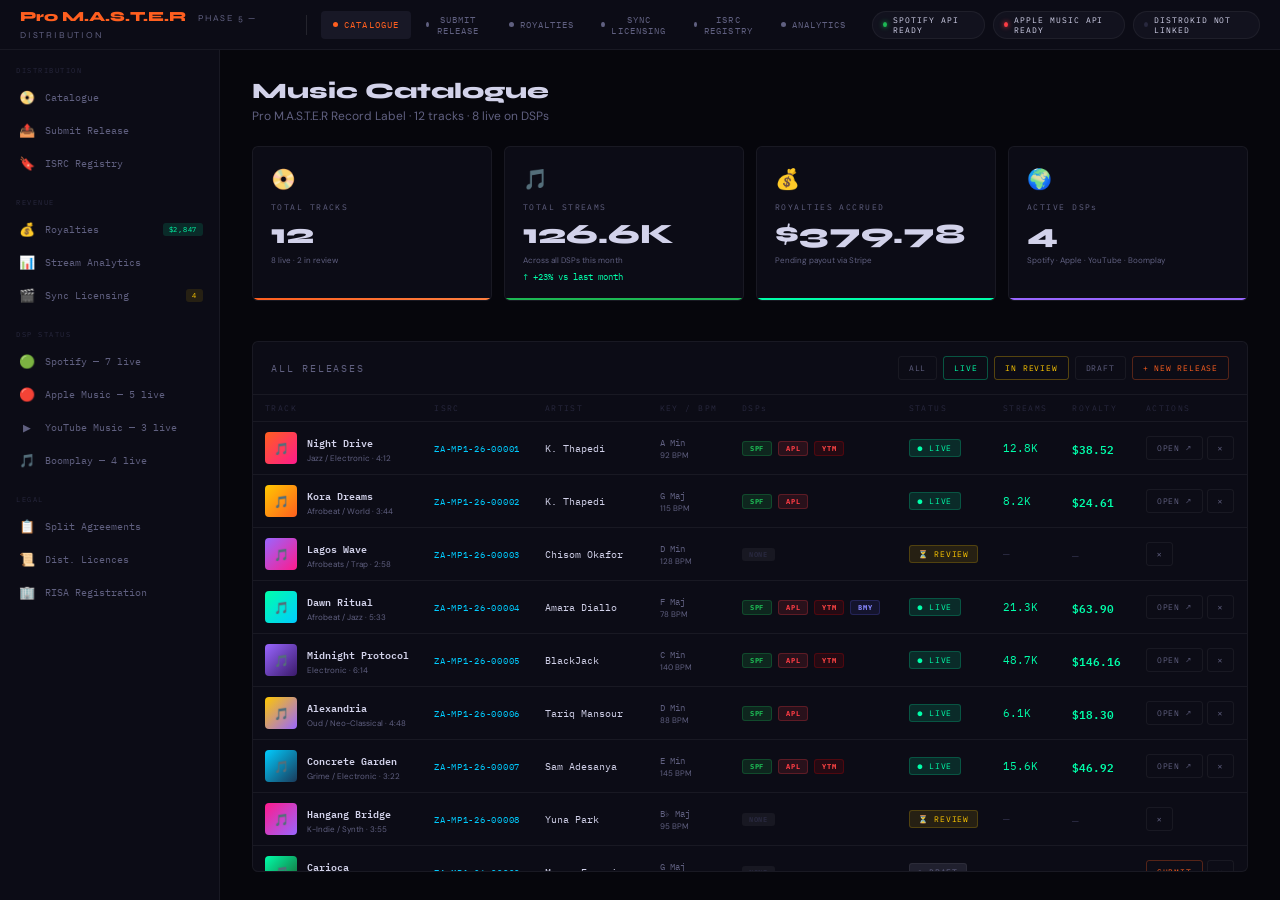
<file: Distribution index.HTML>
<!DOCTYPE html>
<html lang="en">
<head>
<meta charset="UTF-8">
<meta name="viewport" content="width=device-width, initial-scale=1.0">
<title>Pro M.A.S.T.E.R — Phase 5 | Distribution Portal</title>
<link href="https://fonts.googleapis.com/css2?family=IBM+Plex+Mono:ital,wght@0,300;0,400;0,600;0,700;1,300&family=Syne:wght@400;600;700;800&family=DM+Sans:wght@300;400;500&display=swap" rel="stylesheet">
<style>
*,*::before,*::after{box-sizing:border-box;margin:0;padding:0}
:root{
  --ink:#06060c;--ink2:#0c0c16;--ink3:#12121e;--ink4:#181826;--ink5:#20202e;--ink6:#2a2a3e;
  --b:rgba(255,255,255,0.055);--b2:rgba(255,255,255,0.10);--b3:rgba(255,255,255,0.17);
  --or:#ff5f1f;--or2:#ff8040;--org:rgba(255,95,31,0.22);
  --gn:#00ffaa;--gng:rgba(0,255,170,0.13);
  --cy:#00ccff;--cyg:rgba(0,204,255,0.11);
  --mg:#ff1a8c;--mgg:rgba(255,26,140,0.11);
  --yl:#ffc800;--ylg:rgba(255,200,0,0.11);
  --vi:#9966ff;--vig:rgba(153,102,255,0.11);
  --rd:#ff3a3a;--rdg:rgba(255,58,58,0.11);
  --sp:#1db954;--spg:rgba(29,185,84,0.15); /* spotify */
  --ap:#fc3c44;--apg:rgba(252,60,68,0.12); /* apple */
  --tx:#d2d2ea;--tm:#606080;--td:#28283e;
  --mono:'IBM Plex Mono',monospace;--disp:'Syne',sans-serif;--body:'DM Sans',sans-serif;
  --r:6px;
}
html,body{height:100%;background:var(--ink);color:var(--tx);font-family:var(--mono);overflow:hidden}
::-webkit-scrollbar{width:4px;height:4px}
::-webkit-scrollbar-thumb{background:var(--ink6);border-radius:2px}

/* ── LAYOUT ── */
#shell{display:grid;grid-template-rows:50px 1fr;height:100vh}
#topbar{background:var(--ink2);border-bottom:1px solid var(--b);display:flex;align-items:center;padding:0 20px;gap:14px}
.logo{font-family:var(--disp);font-weight:800;font-size:14px;color:var(--or)}
.logo em{font-style:normal;font-size:9px;letter-spacing:.2em;color:var(--tm);margin-left:8px;font-weight:400}
.sep{width:1px;height:20px;background:var(--b2);flex-shrink:0}
.tb-nav{display:flex;gap:3px}
.tb-btn{height:28px;padding:0 12px;border-radius:4px;border:none;background:none;cursor:pointer;font-family:var(--mono);font-size:9px;letter-spacing:.12em;color:var(--tm);transition:.12s;display:flex;align-items:center;gap:6px}
.tb-btn:hover{background:var(--ink4);color:var(--tx)}
.tb-btn.act{background:var(--ink4);color:var(--or)}
.tb-btn .dot{width:5px;height:5px;border-radius:50%;background:currentColor}

/* DSP status pills */
.dsp-pills{margin-left:auto;display:flex;gap:8px}
.dsp-pill{display:flex;align-items:center;gap:6px;background:var(--ink3);border:1px solid var(--b);border-radius:20px;padding:3px 10px;font-size:8px;letter-spacing:.12em}
.dp-dot{width:5px;height:5px;border-radius:50%}
.dp-dot.sp{background:var(--sp);box-shadow:0 0 5px var(--sp)}
.dp-dot.ap{background:var(--ap);box-shadow:0 0 5px var(--ap)}
.dp-dot.off{background:var(--td)}

#body{display:grid;grid-template-columns:220px 1fr;overflow:hidden;height:100%}

/* ── SIDEBAR ── */
#sidebar{background:var(--ink2);border-right:1px solid var(--b);display:flex;flex-direction:column;overflow-y:auto;padding:16px 0}
.sb-sec{margin-bottom:18px}
.sb-head{font-size:7px;letter-spacing:.22em;color:var(--td);padding:0 16px;margin-bottom:6px}
.sb-item{display:flex;align-items:center;gap:9px;padding:8px 16px;cursor:pointer;transition:.12s;border-left:2px solid transparent;font-size:10px;color:var(--tm)}
.sb-item:hover{background:var(--ink3);color:var(--tx)}
.sb-item.act{background:var(--ink3);border-left-color:var(--or);color:var(--or)}
.sb-icon{font-size:13px;width:18px;text-align:center;flex-shrink:0}
.sb-badge{margin-left:auto;font-size:7px;letter-spacing:.1em;padding:2px 6px;border-radius:3px;background:var(--org);color:var(--or)}
.sb-badge.gn{background:var(--gng);color:var(--gn)}
.sb-badge.yl{background:var(--ylg);color:var(--yl)}

/* ── MAIN ── */
#main{flex:1;overflow-y:auto;padding:28px 32px;display:flex;flex-direction:column;gap:20px}

/* ── COMPONENTS ── */
.card{background:var(--ink2);border:1px solid var(--b);border-radius:var(--r);overflow:hidden}
.card-head{padding:14px 18px;border-bottom:1px solid var(--b);display:flex;align-items:center;justify-content:space-between}
.card-title{font-size:10px;letter-spacing:.18em;color:var(--tm)}
.card-body{padding:18px}

.stats-row{display:grid;grid-template-columns:repeat(4,1fr);gap:12px}
.stat{background:var(--ink2);border:1px solid var(--b);border-radius:var(--r);padding:18px;position:relative;overflow:hidden;cursor:default;transition:.15s}
.stat:hover{border-color:var(--b2)}
.stat::after{content:'';position:absolute;bottom:0;left:0;right:0;height:2px}
.stat.or::after{background:linear-gradient(90deg,var(--or),var(--or2))}
.stat.gn::after{background:var(--gn)}
.stat.sp::after{background:var(--sp)}
.stat.ap::after{background:var(--ap)}
.stat.vi::after{background:var(--vi)}
.stat-ico{font-size:20px;margin-bottom:10px}
.stat-lbl{font-size:8px;letter-spacing:.18em;color:var(--tm);margin-bottom:5px}
.stat-val{font-family:var(--disp);font-weight:800;font-size:28px;color:var(--tx)}
.stat-sub{font-size:8px;color:var(--tm);margin-top:4px;font-family:var(--body)}
.stat-delta{font-size:9px;margin-top:6px}
.delta-up{color:var(--gn)}
.delta-dn{color:var(--rd)}

/* ── CATALOGUE TABLE ── */
.table{width:100%;border-collapse:collapse}
.table th{font-size:8px;letter-spacing:.18em;color:var(--td);text-align:left;padding:8px 12px;border-bottom:1px solid var(--b);font-weight:400}
.table td{padding:10px 12px;border-bottom:1px solid var(--b);font-size:10px;color:var(--tx);vertical-align:middle}
.table tr:last-child td{border-bottom:none}
.table tr:hover td{background:var(--ink3)}
.sub{font-size:8px;color:var(--tm);margin-top:2px;font-family:var(--body)}

/* DSP badges */
.dsp-badge{display:inline-flex;align-items:center;gap:4px;font-size:7px;letter-spacing:.1em;padding:2px 7px;border-radius:3px;font-weight:700;margin-right:3px}
.dsp-sp{background:var(--spg);color:var(--sp);border:1px solid rgba(29,185,84,.25)}
.dsp-ap{background:var(--apg);color:var(--ap);border:1px solid rgba(252,60,68,.25)}
.dsp-yt{background:rgba(255,0,0,.1);color:#ff4444;border:1px solid rgba(255,0,0,.2)}
.dsp-bz{background:rgba(100,100,255,.1);color:#8888ff;border:1px solid rgba(100,100,255,.2)}
.dsp-td{background:rgba(255,255,255,.05);color:var(--td)}

/* Status pill */
.status-p{display:inline-flex;align-items:center;gap:4px;font-size:8px;letter-spacing:.1em;padding:3px 8px;border-radius:3px}
.s-live{background:var(--gng);color:var(--gn);border:1px solid rgba(0,255,170,.2)}
.s-review{background:var(--ylg);color:var(--yl);border:1px solid rgba(255,200,0,.2)}
.s-draft{background:var(--ink5);color:var(--tm);border:1px solid var(--b)}
.s-removed{background:var(--rdg);color:var(--rd);border:1px solid rgba(255,58,58,.2)}

/* action btn */
.a-btn{height:24px;padding:0 10px;border-radius:3px;border:1px solid var(--b);background:none;cursor:pointer;font-family:var(--mono);font-size:8px;letter-spacing:.1em;color:var(--tm);transition:.12s}
.a-btn:hover{border-color:var(--b2);color:var(--tx)}
.a-btn.or{border-color:rgba(255,95,31,.3);color:var(--or)}
.a-btn.or:hover{background:var(--org)}
.a-btn.gn{border-color:rgba(0,255,170,.3);color:var(--gn)}
.a-btn.gn:hover{background:var(--gng)}
.a-btn.sp{border-color:rgba(29,185,84,.3);color:var(--sp)}
.a-btn.sp:hover{background:var(--spg)}

/* ── SUBMIT FORM ── */
.form-grid{display:grid;grid-template-columns:1fr 1fr;gap:14px}
.field{display:flex;flex-direction:column;gap:5px}
.field label{font-size:8px;letter-spacing:.15em;color:var(--tm)}
.field input,.field select,.field textarea{background:var(--ink3);border:1px solid var(--b2);border-radius:4px;padding:9px 12px;color:var(--tx);font-family:var(--mono);font-size:11px;outline:none;transition:.15s;resize:none}
.field input:focus,.field select:focus,.field textarea:focus{border-color:var(--or)}
.field select option{background:var(--ink3)}
.field-full{grid-column:1/-1}

/* DSP selector */
.dsp-sel{display:flex;gap:8px;flex-wrap:wrap}
.dsp-toggle{display:flex;align-items:center;gap:8px;padding:10px 14px;background:var(--ink3);border:1px solid var(--b);border-radius:5px;cursor:pointer;transition:.15s;user-select:none}
.dsp-toggle:hover{border-color:var(--b2)}
.dsp-toggle.on-sp{border-color:rgba(29,185,84,.4);background:var(--spg)}
.dsp-toggle.on-ap{border-color:rgba(252,60,68,.4);background:var(--apg)}
.dsp-toggle.on-yt{border-color:rgba(255,0,0,.3);background:rgba(255,0,0,.07)}
.dsp-toggle.on-bz{border-color:rgba(100,100,255,.3);background:rgba(100,100,255,.07)}
.dsp-logo{font-size:18px}
.dsp-name{font-size:10px;font-weight:600}
.dsp-check{width:14px;height:14px;border-radius:3px;border:1px solid var(--b2);display:flex;align-items:center;justify-content:center;font-size:8px;transition:.15s;margin-left:auto}
.on-sp .dsp-check,.on-ap .dsp-check,.on-yt .dsp-check,.on-bz .dsp-check{background:var(--gn);border-color:var(--gn);color:var(--ink)}

/* ── ISRC BLOCK ── */
.isrc-display{background:var(--ink);border:1px solid var(--b2);border-radius:5px;padding:14px;display:flex;align-items:center;gap:14px}
.isrc-code{font-family:var(--mono);font-size:18px;font-weight:700;color:var(--cy);letter-spacing:.15em}
.isrc-breakdown{display:flex;gap:0;font-size:9px;letter-spacing:.08em}
.isrc-part{padding:4px 8px;background:var(--ink3);border:1px solid var(--b)}
.isrc-part:first-child{border-radius:3px 0 0 3px}
.isrc-part:last-child{border-radius:0 3px 3px 0}
.isrc-part .ip-val{color:var(--cy);font-weight:700;display:block;font-size:11px}
.isrc-part .ip-lbl{color:var(--td);display:block;font-size:7px;margin-top:2px}

/* ── ROYALTIES ── */
.royalty-card{background:var(--ink3);border:1px solid var(--b);border-radius:var(--r);padding:16px;display:flex;gap:14px;align-items:center;cursor:pointer;transition:.15s}
.royalty-card:hover{border-color:var(--b2)}
.rc-art{width:36px;height:36px;border-radius:50%;display:flex;align-items:center;justify-content:center;font-size:14px;font-weight:700;color:#fff;flex-shrink:0}
.rc-info{flex:1}
.rc-name{font-size:11px;font-weight:600}
.rc-track{font-size:9px;color:var(--tm);margin-top:2px;font-family:var(--body)}
.rc-bar{height:3px;background:var(--ink5);border-radius:2px;margin-top:6px;overflow:hidden}
.rc-fill{height:100%;border-radius:2px;transition:width .6s ease}
.rc-amount{text-align:right}
.rc-val{font-family:var(--disp);font-weight:700;font-size:16px}
.rc-period{font-size:8px;color:var(--tm);letter-spacing:.1em}
.rc-split{font-size:8px;color:var(--tm);margin-top:2px}

/* ── SYNC LICENSING ── */
.sync-card{background:var(--ink3);border:1px solid var(--b);border-radius:var(--r);overflow:hidden;transition:.15s;cursor:pointer}
.sync-card:hover{border-color:var(--b2);transform:translateY(-2px)}
.sc-thumb{height:80px;display:flex;align-items:center;justify-content:center;font-size:36px;position:relative}
.sc-type{position:absolute;top:8px;left:8px;font-size:7px;letter-spacing:.14em;padding:3px 8px;border-radius:3px;font-weight:700}
.sc-body{padding:14px}
.sc-title{font-size:11px;font-weight:600;margin-bottom:4px}
.sc-brief{font-family:var(--body);font-size:10px;color:var(--tm);line-height:1.5;margin-bottom:10px}
.sc-footer{display:flex;align-items:center;justify-content:space-between}
.sc-fee{font-family:var(--disp);font-weight:700;font-size:14px;color:var(--gn)}
.sc-deadline{font-size:8px;color:var(--tm);letter-spacing:.08em}

/* ── PROGRESS STEPPER ── */
.stepper{display:flex;gap:0;margin-bottom:20px}
.step{flex:1;display:flex;flex-direction:column;align-items:center;position:relative}
.step::after{content:'';position:absolute;top:13px;left:50%;width:100%;height:1px;background:var(--b2);z-index:0}
.step:last-child::after{display:none}
.step-num{width:26px;height:26px;border-radius:50%;border:1px solid var(--b2);display:flex;align-items:center;justify-content:center;font-size:9px;font-weight:700;position:relative;z-index:1;background:var(--ink3);transition:.2s}
.step.done .step-num{background:var(--gn);border-color:var(--gn);color:var(--ink)}
.step.active .step-num{background:var(--or);border-color:var(--or);color:#fff;box-shadow:0 0 12px var(--org)}
.step-label{font-size:8px;letter-spacing:.1em;color:var(--tm);margin-top:6px;text-align:center}

/* ── WAVEFORM MINI ── */
.wave-mini{height:28px;display:block;border-radius:3px;overflow:hidden}

/* ── TOAST ── */
#toast{position:fixed;bottom:24px;left:50%;transform:translateX(-50%);background:var(--ink3);border:1px solid var(--b3);border-radius:5px;padding:10px 20px;font-size:9px;letter-spacing:.14em;z-index:200;opacity:0;transition:.3s;pointer-events:none;white-space:nowrap;box-shadow:0 8px 32px rgba(0,0,0,.6)}
#toast.show{opacity:1}
#toast.ok{color:var(--gn);border-color:rgba(0,255,170,.3)}
#toast.warn{color:var(--yl);border-color:rgba(255,200,0,.3)}
#toast.err{color:var(--or);border-color:rgba(255,95,31,.3)}

/* upload zone */
.upload-zone{border:2px dashed var(--b2);border-radius:var(--r);padding:28px;text-align:center;cursor:pointer;transition:.2s;background:var(--ink3)}
.upload-zone:hover{border-color:var(--or);background:rgba(255,95,31,.04)}
.uz-icon{font-size:32px;margin-bottom:8px}
.uz-txt{font-size:11px;color:var(--tm);font-family:var(--body);line-height:1.7}
.uz-types{font-size:9px;color:var(--td);margin-top:5px;letter-spacing:.08em}
</style>
</head>
<body>
<div id="toast"></div>
<div id="shell">

<!-- TOPBAR -->
<div id="topbar">
  <div class="logo">Pro M.A.S.T.E.R <em>PHASE 5 — DISTRIBUTION</em></div>
  <div class="sep"></div>
  <div class="tb-nav">
    <button class="tb-btn act" data-v="catalogue" onclick="go('catalogue')"><div class="dot"></div>CATALOGUE</button>
    <button class="tb-btn" data-v="submit" onclick="go('submit')"><div class="dot"></div>SUBMIT RELEASE</button>
    <button class="tb-btn" data-v="royalties" onclick="go('royalties')"><div class="dot"></div>ROYALTIES</button>
    <button class="tb-btn" data-v="sync" onclick="go('sync')"><div class="dot"></div>SYNC LICENSING</button>
    <button class="tb-btn" data-v="isrc" onclick="go('isrc')"><div class="dot"></div>ISRC REGISTRY</button>
    <button class="tb-btn" data-v="analytics" onclick="go('analytics')"><div class="dot"></div>ANALYTICS</button>
  </div>
  <div class="dsp-pills">
    <div class="dsp-pill"><div class="dp-dot sp"></div>SPOTIFY API READY</div>
    <div class="dsp-pill"><div class="dp-dot ap"></div>APPLE MUSIC API READY</div>
    <div class="dsp-pill"><div class="dp-dot off"></div>DISTROKID NOT LINKED</div>
  </div>
</div>

<div id="body">
<!-- SIDEBAR -->
<div id="sidebar">
  <div class="sb-sec">
    <div class="sb-head">DISTRIBUTION</div>
    <div class="sb-item act" onclick="go('catalogue')"><div class="sb-icon">📀</div>Catalogue</div>
    <div class="sb-item" onclick="go('submit')"><div class="sb-icon">📤</div>Submit Release</div>
    <div class="sb-item" onclick="go('isrc')"><div class="sb-icon">🔖</div>ISRC Registry</div>
  </div>
  <div class="sb-sec">
    <div class="sb-head">REVENUE</div>
    <div class="sb-item" onclick="go('royalties')"><div class="sb-icon">💰</div>Royalties <div class="sb-badge gn">$2,847</div></div>
    <div class="sb-item" onclick="go('analytics')"><div class="sb-icon">📊</div>Stream Analytics</div>
    <div class="sb-item" onclick="go('sync')"><div class="sb-icon">🎬</div>Sync Licensing <div class="sb-badge yl">4</div></div>
  </div>
  <div class="sb-sec">
    <div class="sb-head">DSP STATUS</div>
    <div class="sb-item"><div class="sb-icon">🟢</div>Spotify — 7 live</div>
    <div class="sb-item"><div class="sb-icon">🔴</div>Apple Music — 5 live</div>
    <div class="sb-item"><div class="sb-icon">▶</div>YouTube Music — 3 live</div>
    <div class="sb-item"><div class="sb-icon">🎵</div>Boomplay — 4 live</div>
  </div>
  <div class="sb-sec">
    <div class="sb-head">LEGAL</div>
    <div class="sb-item"><div class="sb-icon">📋</div>Split Agreements</div>
    <div class="sb-item"><div class="sb-icon">📜</div>Dist. Licences</div>
    <div class="sb-item"><div class="sb-icon">🏢</div>RISA Registration</div>
  </div>
</div>

<!-- MAIN -->
<div id="main"></div>
</div>
</div>

<script>
// ══════════════════════════════════
// DATA
// ══════════════════════════════════
const CATALOGUE = [
  { id:'TRK001',title:'Night Drive',artist:'K. Thapedi',isrc:'ZA-MP1-26-00001',duration:'4:12',key:'A Min',bpm:92,genre:'Jazz / Electronic',status:'live',dsps:['sp','ap','yt'],streams:12840,royalty:38.52,uploaded:'2026-03-01',grad:'#ff5f1f,#ff1a8c' },
  { id:'TRK002',title:'Kora Dreams',artist:'K. Thapedi',isrc:'ZA-MP1-26-00002',duration:'3:44',key:'G Maj',bpm:115,genre:'Afrobeat / World',status:'live',dsps:['sp','ap'],streams:8204,royalty:24.61,uploaded:'2026-03-05',grad:'#ffc800,#ff5f1f' },
  { id:'TRK003',title:'Lagos Wave',artist:'Chisom Okafor',isrc:'ZA-MP1-26-00003',duration:'2:58',key:'D Min',bpm:128,genre:'Afrobeats / Trap',status:'review',dsps:[],streams:0,royalty:0,uploaded:'2026-03-20',grad:'#9966ff,#ff1a8c' },
  { id:'TRK004',title:'Dawn Ritual',artist:'Amara Diallo',isrc:'ZA-MP1-26-00004',duration:'5:33',key:'F Maj',bpm:78,genre:'Afrobeat / Jazz',status:'live',dsps:['sp','ap','yt','bz'],streams:21300,royalty:63.90,uploaded:'2026-02-20',grad:'#00ffaa,#00ccff' },
  { id:'TRK005',title:'Midnight Protocol',artist:'BlackJack',isrc:'ZA-MP1-26-00005',duration:'6:14',key:'C Min',bpm:140,genre:'Electronic',status:'live',dsps:['sp','ap','yt'],streams:48720,royalty:146.16,uploaded:'2026-02-15',grad:'#9966ff,#3a1a6a' },
  { id:'TRK006',title:'Alexandria',artist:'Tariq Mansour',isrc:'ZA-MP1-26-00006',duration:'4:48',key:'D Min',bpm:88,genre:'Oud / Neo-Classical',status:'live',dsps:['sp','ap'],streams:6100,royalty:18.30,uploaded:'2026-03-10',grad:'#ffc800,#9966ff' },
  { id:'TRK007',title:'Concrete Garden',artist:'Sam Adesanya',isrc:'ZA-MP1-26-00007',duration:'3:22',key:'E Min',bpm:145,genre:'Grime / Electronic',status:'live',dsps:['sp','ap','yt'],streams:15640,royalty:46.92,uploaded:'2026-03-12',grad:'#00ccff,#1a3a5a' },
  { id:'TRK008',title:'Hangang Bridge',artist:'Yuna Park',isrc:'ZA-MP1-26-00008',duration:'3:55',key:'B♭ Maj',bpm:95,genre:'K-Indie / Synth',status:'review',dsps:[],streams:0,royalty:0,uploaded:'2026-03-22',grad:'#ff1a8c,#9966ff' },
  { id:'TRK009',title:'Carioca',artist:'Marco Ferreira',isrc:'ZA-MP1-26-00009',duration:'4:02',key:'G Maj',bpm:110,genre:'Bossa / Electronic',status:'draft',dsps:[],streams:0,royalty:0,uploaded:'2026-03-25',grad:'#00ffaa,#1a5a2a' },
  { id:'TRK010',title:'Sakura Protocol',artist:'Kenji Watanabe',isrc:'ZA-MP1-26-00010',duration:'5:18',key:'D Maj',bpm:85,genre:'Jazz / Ambient',status:'live',dsps:['sp'],streams:3920,royalty:11.76,uploaded:'2026-03-18',grad:'#ff5f1f,#ffc800' },
  { id:'TRK011',title:'Raga Electric',artist:'Ravi Shankar Jr',isrc:'ZA-MP1-26-00011',duration:'7:44',key:'A Min',bpm:72,genre:'Fusion / Classical',status:'live',dsps:['sp','ap'],streams:9870,royalty:29.61,uploaded:'2026-03-11',grad:'#ff1a8c,#ff5f1f' },
  { id:'TRK012',title:'Golden Hour',artist:'Lena Osei',isrc:'ZA-MP1-26-00012',duration:'3:38',key:'C Maj',bpm:102,genre:'Highlife / R&B',status:'draft',dsps:[],streams:0,royalty:0,uploaded:'2026-03-28',grad:'#ffc800,#00ffaa' },
];

const ISRC_PREFIX = 'ZA-MP1-26-';
let nextISRC = 13;

// DSP selection state for submit form
let dspSel = { sp:false, ap:false, yt:false, bz:false };
let submitStep = 1;

function toast(msg, type='ok') {
  const t = document.getElementById('toast');
  t.textContent = msg; t.className = 'show ' + type;
  setTimeout(() => t.className = '', 3500);
}

function go(view) {
  document.querySelectorAll('.tb-btn,.sb-item').forEach(b => b.classList.remove('act'));
  document.querySelectorAll(`[data-v="${view}"]`).forEach(b => b.classList.add('act'));
  const m = document.getElementById('main');
  ({catalogue,submit,royalties,sync,isrc,analytics})[view]?.(m);
}

// ══════════════════════════════════
// CATALOGUE
// ══════════════════════════════════
function catalogue(main) {
  const totalStreams = CATALOGUE.reduce((a,t)=>a+t.streams,0);
  const totalRoy = CATALOGUE.reduce((a,t)=>a+t.royalty,0);
  const live = CATALOGUE.filter(t=>t.status==='live').length;

  main.innerHTML = `
  <div>
    <div style="font-family:var(--disp);font-weight:800;font-size:22px;margin-bottom:4px">Music Catalogue</div>
    <div style="font-family:var(--body);color:var(--tm);font-size:12px;margin-bottom:22px">Pro M.A.S.T.E.R Record Label · ${CATALOGUE.length} tracks · ${live} live on DSPs</div>
    <div class="stats-row" style="margin-bottom:20px">
      <div class="stat or"><div class="stat-ico">📀</div><div class="stat-lbl">TOTAL TRACKS</div><div class="stat-val">${CATALOGUE.length}</div><div class="stat-sub">${live} live · ${CATALOGUE.filter(t=>t.status==='review').length} in review</div></div>
      <div class="stat sp"><div class="stat-ico">🎵</div><div class="stat-lbl">TOTAL STREAMS</div><div class="stat-val">${(totalStreams/1000).toFixed(1)}K</div><div class="stat-sub">Across all DSPs this month</div><div class="stat-delta delta-up">↑ +23% vs last month</div></div>
      <div class="stat gn"><div class="stat-ico">💰</div><div class="stat-lbl">ROYALTIES ACCRUED</div><div class="stat-val">$${totalRoy.toFixed(2)}</div><div class="stat-sub">Pending payout via Stripe</div></div>
      <div class="stat vi"><div class="stat-ico">🌍</div><div class="stat-lbl">ACTIVE DSPs</div><div class="stat-val">4</div><div class="stat-sub">Spotify · Apple · YouTube · Boomplay</div></div>
    </div>
  </div>

  <div class="card">
    <div class="card-head">
      <div class="card-title">ALL RELEASES</div>
      <div style="display:flex;gap:6px">
        <button class="a-btn" onclick="filterCat('all')">ALL</button>
        <button class="a-btn gn" onclick="filterCat('live')">LIVE</button>
        <button class="a-btn" style="color:var(--yl);border-color:rgba(255,200,0,.3)" onclick="filterCat('review')">IN REVIEW</button>
        <button class="a-btn" onclick="filterCat('draft')">DRAFT</button>
        <button class="a-btn or" onclick="go('submit')">+ NEW RELEASE</button>
      </div>
    </div>
    <div class="card-body" style="padding:0">
      <table class="table" id="catTable">
        <thead><tr>
          <th>TRACK</th><th>ISRC</th><th>ARTIST</th><th>KEY / BPM</th>
          <th>DSPs</th><th>STATUS</th><th>STREAMS</th><th>ROYALTY</th><th>ACTIONS</th>
        </tr></thead>
        <tbody>${CATALOGUE.map(t=>`
          <tr>
            <td>
              <div style="display:flex;align-items:center;gap:10px">
                <div style="width:32px;height:32px;border-radius:4px;background:linear-gradient(135deg,${t.grad});display:flex;align-items:center;justify-content:center;font-size:12px;flex-shrink:0">🎵</div>
                <div>
                  <div style="font-weight:600">${t.title}</div>
                  <div class="sub">${t.genre} · ${t.duration}</div>
                </div>
              </div>
            </td>
            <td><div style="font-family:var(--mono);font-size:9px;color:var(--cy);letter-spacing:.08em">${t.isrc}</div></td>
            <td><div style="font-size:10px">${t.artist}</div></td>
            <td><div style="font-size:9px;color:var(--tm)">${t.key}</div><div class="sub">${t.bpm} BPM</div></td>
            <td><div style="display:flex;gap:3px;flex-wrap:wrap">
              ${t.dsps.includes('sp')?'<span class="dsp-badge dsp-sp">SPF</span>':''}
              ${t.dsps.includes('ap')?'<span class="dsp-badge dsp-ap">APL</span>':''}
              ${t.dsps.includes('yt')?'<span class="dsp-badge dsp-yt">YTM</span>':''}
              ${t.dsps.includes('bz')?'<span class="dsp-badge dsp-bz">BMY</span>':''}
              ${t.dsps.length===0?'<span class="dsp-badge dsp-td">NONE</span>':''}
            </div></td>
            <td><span class="status-p s-${t.status}">${t.status==='live'?'● LIVE':t.status==='review'?'⏳ REVIEW':'○ DRAFT'}</span></td>
            <td><div style="font-size:11px;color:${t.streams>0?'var(--gn)':'var(--td)'}">${t.streams>0?(t.streams/1000).toFixed(1)+'K':'—'}</div></td>
            <td><div style="font-size:11px;color:${t.royalty>0?'var(--gn)':'var(--td)'};font-weight:600">${t.royalty>0?'$'+t.royalty.toFixed(2):'—'}</div></td>
            <td><div style="display:flex;gap:4px">
              ${t.status==='draft'?`<button class="a-btn or" onclick="submitTrack('${t.id}')">SUBMIT</button>`:''}
              ${t.status==='live'?`<button class="a-btn" onclick="toast('Opening ${t.title} on Spotify...','ok')">OPEN ↗</button>`:''}
              <button class="a-btn" onclick="takedown('${t.id}','${t.title}')">✕</button>
            </div></td>
          </tr>
        `).join('')}</tbody>
      </table>
    </div>
  </div>`;
}

function filterCat(f) {
  const rows = document.querySelectorAll('#catTable tbody tr');
  rows.forEach(r => {
    const status = r.querySelector('.status-p');
    if (!status) return;
    const txt = status.textContent.toLowerCase();
    r.style.display = f==='all'||txt.includes(f)?'':'none';
  });
}

function submitTrack(id) {
  toast(`Moving track ${id} to submission queue...`, 'warn');
  setTimeout(() => toast('Track submitted for DSP review ✓', 'ok'), 1500);
}

function takedown(id, title) {
  toast(`Takedown request initiated for "${title}"`, 'warn');
}

// ══════════════════════════════════
// SUBMIT RELEASE
// ══════════════════════════════════
function submit(main) {
  main.innerHTML = `
  <div style="font-family:var(--disp);font-weight:800;font-size:22px;margin-bottom:4px">Submit New Release</div>
  <div style="font-family:var(--body);color:var(--tm);font-size:12px;margin-bottom:24px">Distribute to Spotify, Apple Music, YouTube Music, and Boomplay through Pro M.A.S.T.E.R</div>

  <div class="stepper">
    ${['AUDIO FILE','TRACK INFO','DSP SELECT','LICENSING','CONFIRM'].map((s,i)=>`
      <div class="step ${submitStep>i+1?'done':submitStep===i+1?'active':''}">
        <div class="step-num">${submitStep>i+1?'✓':i+1}</div>
        <div class="step-label">${s}</div>
      </div>
    `).join('')}
  </div>

  <div id="submitContent"></div>`;
  renderSubmitStep();
}

function renderSubmitStep() {
  const c = document.getElementById('submitContent');
  if (!c) return;

  if (submitStep === 1) {
    c.innerHTML = `
    <div class="card">
      <div class="card-head"><div class="card-title">UPLOAD AUDIO FILE</div></div>
      <div class="card-body">
        <div class="upload-zone" onclick="document.getElementById('audioInput').click()">
          <div class="uz-icon">🎵</div>
          <div class="uz-txt"><strong>Click to upload</strong> your master audio file<br>Pro M.A.S.T.E.R will use the session recording from your last studio session</div>
          <div class="uz-types">WAV 44.1kHz/24-bit or higher · FLAC · AIFF · Max 500MB</div>
        </div>
        <input type="file" id="audioInput" accept=".wav,.flac,.aiff,.mp3" style="display:none" onchange="handleAudioUpload(this.files[0])">
        <div id="audioPreview"></div>
        <div style="margin-top:16px;background:var(--ink3);border:1px solid var(--b);border-radius:5px;padding:12px">
          <div style="font-size:9px;letter-spacing:.14em;color:var(--tm);margin-bottom:8px">OR USE FROM STUDIO</div>
          <div style="display:flex;flex-direction:column;gap:6px">
            ${CATALOGUE.filter(t=>t.status==='draft').map(t=>`
              <div onclick="selectStudioTrack('${t.id}','${t.title}')"
                style="display:flex;align-items:center;gap:10px;padding:8px 10px;background:var(--ink4);border:1px solid var(--b);border-radius:4px;cursor:pointer;transition:.12s"
                onmouseover="this.style.borderColor='var(--or)'" onmouseout="this.style.borderColor='var(--b)'">
                <div style="width:28px;height:28px;border-radius:3px;background:linear-gradient(135deg,${t.grad});flex-shrink:0"></div>
                <div style="flex:1">
                  <div style="font-size:10px;font-weight:600">${t.title}</div>
                  <div style="font-size:8px;color:var(--tm)">${t.genre} · ${t.duration} · ${t.key}</div>
                </div>
                <div style="font-size:9px;color:var(--or)">SELECT →</div>
              </div>
            `).join('')}
          </div>
        </div>
      </div>
    </div>
    <button style="height:40px;padding:0 24px;border-radius:5px;border:none;background:linear-gradient(135deg,var(--or),var(--or2));color:var(--ink);cursor:pointer;font-family:var(--mono);font-size:10px;letter-spacing:.16em;font-weight:700;margin-top:0;opacity:.4;pointer-events:none" id="step1Next" onclick="submitStep=2;submit(document.getElementById('main'))">CONTINUE →</button>`;

  } else if (submitStep === 2) {
    c.innerHTML = `
    <div class="card">
      <div class="card-head"><div class="card-title">TRACK INFORMATION</div></div>
      <div class="card-body">
        <div class="form-grid">
          <div class="field"><label>TRACK TITLE</label><input id="ti-title" placeholder="Track title" autofocus></div>
          <div class="field"><label>ARTIST NAME</label><input id="ti-artist" value="K. Thapedi" placeholder="Primary artist"></div>
          <div class="field"><label>FEATURING (optional)</label><input id="ti-feat" placeholder="ft. Artist Name"></div>
          <div class="field"><label>GENRE</label>
            <select id="ti-genre">
              ${['Jazz','Afrobeats','Electronic','R&B / Soul','Amapiano','Kwaito','Gospel','Classical','Hip-Hop','World','Other'].map(g=>`<option>${g}</option>`).join('')}
            </select>
          </div>
          <div class="field"><label>KEY SIGNATURE</label>
            <select id="ti-key">${['C Maj','G Maj','D Maj','A Maj','F Maj','B♭ Maj','E♭ Maj','A Min','E Min','D Min','B Min','C Min'].map(k=>`<option>${k}</option>`).join('')}</select>
          </div>
          <div class="field"><label>BPM</label><input id="ti-bpm" type="number" placeholder="120" min="40" max="240"></div>
          <div class="field field-full"><label>RELEASE DATE</label><input id="ti-date" type="date" value="${new Date(Date.now()+14*864e5).toISOString().split('T')[0]}"></div>
          <div class="field field-full"><label>COMPOSER / SONGWRITER</label><input id="ti-composer" value="K. Thapedi" placeholder="Composer full name"></div>
          <div class="field field-full"><label>LYRICS (optional — paste if track has vocals)</label><textarea id="ti-lyrics" rows="3" placeholder="Optional lyrics for DSP display..."></textarea></div>
          <div class="field field-full">
            <label>EXPLICIT CONTENT</label>
            <div style="display:flex;gap:10px;margin-top:2px">
              ${['Clean','Explicit'].map(e=>`
                <div onclick="this.parentNode.querySelectorAll('div').forEach(d=>d.classList.remove('sel'));this.classList.add('sel')"
                  style="padding:8px 16px;background:var(--ink3);border:1px solid var(--b);border-radius:4px;cursor:pointer;font-size:10px;transition:.15s"
                  class="${e==='Clean'?'sel':''}"
                  onmouseover="this.style.borderColor='var(--b2)'" onmouseout="">${e}</div>
              `).join('')}
            </div>
          </div>
        </div>
      </div>
    </div>
    <div style="display:flex;gap:8px;margin-top:0">
      <button style="height:40px;padding:0 20px;border-radius:5px;border:1px solid var(--b);background:var(--ink3);cursor:pointer;font-family:var(--mono);font-size:10px;letter-spacing:.14em;color:var(--tm);transition:.15s" onclick="submitStep=1;submit(document.getElementById('main'))">← BACK</button>
      <button style="height:40px;padding:0 24px;border-radius:5px;border:none;background:linear-gradient(135deg,var(--or),var(--or2));color:var(--ink);cursor:pointer;font-family:var(--mono);font-size:10px;letter-spacing:.16em;font-weight:700" onclick="submitStep=3;submit(document.getElementById('main'))">CONTINUE →</button>
    </div>`;

  } else if (submitStep === 3) {
    c.innerHTML = `
    <div class="card">
      <div class="card-head"><div class="card-title">SELECT DISTRIBUTION PLATFORMS</div></div>
      <div class="card-body">
        <div style="font-family:var(--body);font-size:12px;color:var(--tm);margin-bottom:18px;line-height:1.7">Choose which platforms to distribute to. Pro M.A.S.T.E.R handles submission, metadata formatting, and delivery for each platform.</div>
        <div class="dsp-sel">
          ${[
            {id:'sp',logo:'🎵',name:'Spotify',note:'Global · 602M users',cls:'on-sp'},
            {id:'ap',logo:'🎶',name:'Apple Music',note:'Global · 100M subscribers',cls:'on-ap'},
            {id:'yt',logo:'▶',name:'YouTube Music',note:'Global · 80M subscribers',cls:'on-yt'},
            {id:'bz',logo:'🎵',name:'Boomplay',note:'Africa · 100M users',cls:'on-bz'},
          ].map(d=>`
            <div class="dsp-toggle ${dspSel[d.id]?d.cls:''}" id="dtog-${d.id}" onclick="toggleDSP('${d.id}','${d.cls}')">
              <div class="dsp-logo">${d.logo}</div>
              <div>
                <div class="dsp-name">${d.name}</div>
                <div style="font-size:8px;color:var(--tm);font-family:var(--body)">${d.note}</div>
              </div>
              <div class="dsp-check">${dspSel[d.id]?'✓':''}</div>
            </div>
          `).join('')}
        </div>
        <div style="margin-top:16px;background:var(--ink3);border:1px solid var(--b);border-radius:5px;padding:14px">
          <div style="font-size:9px;letter-spacing:.14em;color:var(--tm);margin-bottom:8px">DISTRIBUTION TIMELINE</div>
          ${[
            {dsp:'Spotify',days:'3–5 business days',note:'After metadata review'},
            {dsp:'Apple Music',days:'5–7 business days',note:'After content review'},
            {dsp:'YouTube Music',days:'2–3 business days',note:'Automatic delivery'},
            {dsp:'Boomplay',days:'7–10 business days',note:'After regional review'},
          ].map(t=>`
            <div style="display:flex;justify-content:space-between;padding:6px 0;border-bottom:1px solid var(--b);font-size:9px">
              <div style="color:var(--tx)">${t.dsp}</div>
              <div style="color:var(--yl)">${t.days}</div>
              <div style="color:var(--tm)">${t.note}</div>
            </div>
          `).join('')}
        </div>
      </div>
    </div>
    <div style="display:flex;gap:8px;margin-top:0">
      <button style="height:40px;padding:0 20px;border-radius:5px;border:1px solid var(--b);background:var(--ink3);cursor:pointer;font-family:var(--mono);font-size:10px;letter-spacing:.14em;color:var(--tm)" onclick="submitStep=2;submit(document.getElementById('main'))">← BACK</button>
      <button style="height:40px;padding:0 24px;border-radius:5px;border:none;background:linear-gradient(135deg,var(--or),var(--or2));color:var(--ink);cursor:pointer;font-family:var(--mono);font-size:10px;letter-spacing:.16em;font-weight:700" onclick="submitStep=4;submit(document.getElementById('main'))">CONTINUE →</button>
    </div>`;

  } else if (submitStep === 4) {
    c.innerHTML = `
    <div class="card">
      <div class="card-head"><div class="card-title">DISTRIBUTION LICENCE AGREEMENT</div></div>
      <div class="card-body">
        <div style="background:var(--ink3);border:1px solid var(--b2);border-radius:5px;padding:16px;font-family:var(--body);font-size:11px;color:var(--tm);line-height:1.9;max-height:200px;overflow-y:auto;margin-bottom:16px">
          <strong style="color:var(--tx);display:block;margin-bottom:8px">PRO M.A.S.T.E.R DISTRIBUTION LICENCE AGREEMENT</strong>
          By submitting this release, I (the Artist) hereby grant to Pro M.A.S.T.E.R Record Label, a venture under MagniProjekta, a <strong style="color:var(--tx)">worldwide, non-exclusive, royalty-bearing licence</strong> to distribute, reproduce, and make available the master recording identified above to the selected Digital Service Providers (DSPs).<br><br>
          <strong style="color:var(--tx)">Artist warrants and represents that:</strong><br>
          1. The Artist owns or controls 100% of the copyright in the master recording and the underlying musical composition;<br>
          2. The recording does not infringe upon the intellectual property rights of any third party;<br>
          3. All samples, if any, have been cleared and licensed appropriately;<br>
          4. The Artist has the authority to grant this licence and is not in breach of any exclusive agreement with any other label or distributor;<br>
          5. All co-writers and collaborators have been identified and their royalty splits agreed upon prior to submission.<br><br>
          <strong style="color:var(--tx)">Royalty terms:</strong><br>
          Pro M.A.S.T.E.R shall retain <strong style="color:var(--or)">15%</strong> of net receipts from DSP streams as the label distribution fee. The remaining <strong style="color:var(--gn)">85%</strong> shall be remitted to the Artist on a monthly basis via the Stripe payout system, subject to a minimum payout threshold of $25.00.<br><br>
          This licence shall remain in effect for an initial term of <strong style="color:var(--tx)">2 years</strong>, automatically renewable unless terminated with 60 days written notice. Upon termination, Pro M.A.S.T.E.R shall initiate takedown from all DSPs within 30 days.<br><br>
          This agreement is governed by the laws of the Republic of South Africa and applicable international copyright conventions.
        </div>
        <div style="display:flex;flex-direction:column;gap:8px">
          ${[
            {id:'lic1',txt:'I have read and agree to the Distribution Licence Agreement above'},
            {id:'lic2',txt:'I confirm I own all rights to this recording and the underlying composition'},
            {id:'lic3',txt:'I confirm all samples (if any) have been cleared'},
            {id:'lic4',txt:'I agree to the 85/15 royalty split with Pro M.A.S.T.E.R'},
          ].map(ch=>`
            <div style="display:flex;align-items:flex-start;gap:10px;cursor:pointer" onclick="toggleLicCheck('${ch.id}')">
              <div id="${ch.id}" style="width:16px;height:16px;border-radius:3px;border:1px solid var(--b2);background:var(--ink3);flex-shrink:0;display:flex;align-items:center;justify-content:center;font-size:9px;transition:.15s;margin-top:2px"></div>
              <div style="font-family:var(--body);font-size:11px;color:var(--tm);line-height:1.5">${ch.txt}</div>
            </div>
          `).join('')}
        </div>
      </div>
    </div>
    <div style="display:flex;gap:8px;margin-top:0">
      <button style="height:40px;padding:0 20px;border-radius:5px;border:1px solid var(--b);background:var(--ink3);cursor:pointer;font-family:var(--mono);font-size:10px;letter-spacing:.14em;color:var(--tm)" onclick="submitStep=3;submit(document.getElementById('main'))">← BACK</button>
      <button style="height:40px;padding:0 24px;border-radius:5px;border:none;background:linear-gradient(135deg,var(--or),var(--or2));color:var(--ink);cursor:pointer;font-family:var(--mono);font-size:10px;letter-spacing:.16em;font-weight:700" onclick="submitStep=5;submit(document.getElementById('main'))">SIGN & CONTINUE →</button>
    </div>`;

  } else if (submitStep === 5) {
    const newISRC = ISRC_PREFIX + String(nextISRC).padStart(5,'0');
    c.innerHTML = `
    <div class="card" style="text-align:center">
      <div class="card-body">
        <div style="font-size:52px;margin-bottom:16px">🎉</div>
        <div style="font-family:var(--disp);font-weight:800;font-size:20px;margin-bottom:8px">Release Submitted!</div>
        <div style="font-family:var(--body);font-size:13px;color:var(--tm);margin-bottom:24px;max-width:480px;margin-left:auto;margin-right:auto;line-height:1.7">
          Your track has been submitted to Pro M.A.S.T.E.R for distribution. An ISRC has been automatically generated and your track is now in the DSP review queue.
        </div>
        <div class="isrc-display" style="justify-content:center;margin-bottom:20px">
          <div>
            <div style="font-size:8px;letter-spacing:.15em;color:var(--tm);margin-bottom:6px">ISRC ASSIGNED</div>
            <div class="isrc-code">${newISRC}</div>
          </div>
          <div class="isrc-breakdown" style="margin-left:16px">
            <div class="isrc-part"><div class="ip-val">ZA</div><div class="ip-lbl">COUNTRY</div></div>
            <div class="isrc-part"><div class="ip-val">MP1</div><div class="ip-lbl">LABEL CODE</div></div>
            <div class="isrc-part"><div class="ip-val">26</div><div class="ip-lbl">YEAR</div></div>
            <div class="isrc-part"><div class="ip-val">${String(nextISRC).padStart(5,'0')}</div><div class="ip-lbl">DESIGNATION</div></div>
          </div>
        </div>
        <div style="display:flex;justify-content:center;gap:10px;flex-wrap:wrap;margin-bottom:20px">
          <div style="background:var(--gng);border:1px solid rgba(0,255,170,.2);border-radius:5px;padding:12px 16px">
            <div style="font-size:8px;letter-spacing:.12em;color:var(--gn);margin-bottom:4px">DISTRIBUTION STATUS</div>
            <div style="font-size:11px;color:var(--tx)">⏳ In DSP review queue</div>
          </div>
          <div style="background:var(--cyg);border:1px solid rgba(0,204,255,.2);border-radius:5px;padding:12px 16px">
            <div style="font-size:8px;letter-spacing:.12em;color:var(--cy);margin-bottom:4px">EXPECTED LIVE DATE</div>
            <div style="font-size:11px;color:var(--tx)">${new Date(Date.now()+7*864e5).toLocaleDateString('en-ZA')}</div>
          </div>
          <div style="background:var(--spg);border:1px solid rgba(29,185,84,.2);border-radius:5px;padding:12px 16px">
            <div style="font-size:8px;letter-spacing:.12em;color:var(--sp);margin-bottom:4px">ROYALTY RATE</div>
            <div style="font-size:11px;color:var(--tx)">Artist 85% / Label 15%</div>
          </div>
        </div>
        <button style="height:40px;padding:0 28px;border-radius:5px;border:none;background:linear-gradient(135deg,var(--or),var(--or2));color:var(--ink);cursor:pointer;font-family:var(--mono);font-size:10px;letter-spacing:.16em;font-weight:700" onclick="submitStep=1;dspSel={sp:false,ap:false,yt:false,bz:false};go('catalogue')">VIEW CATALOGUE →</button>
      </div>
    </div>`;
    nextISRC++;
  }
}

function toggleDSP(id, cls) {
  dspSel[id] = !dspSel[id];
  const el = document.getElementById(`dtog-${id}`);
  if (!el) return;
  el.className = `dsp-toggle ${dspSel[id]?cls:''}`;
  const check = el.querySelector('.dsp-check');
  if (check) check.textContent = dspSel[id]?'✓':'';
}

function toggleLicCheck(id) {
  const el = document.getElementById(id);
  if (!el) return;
  const isChecked = el.textContent === '✓';
  el.textContent = isChecked?'':'✓';
  el.style.background = isChecked?'var(--ink3)':'var(--or)';
  el.style.borderColor = isChecked?'var(--b2)':'var(--or)';
  el.style.color = isChecked?'':'var(--ink)';
}

function handleAudioUpload(file) {
  if (!file) return;
  const prev = document.getElementById('audioPreview');
  if (prev) {
    prev.innerHTML = `
      <div style="display:flex;align-items:center;gap:12px;background:var(--gng);border:1px solid rgba(0,255,170,.2);border-radius:5px;padding:12px;margin-top:10px">
        <div style="font-size:20px">🎵</div>
        <div style="flex:1"><div style="font-size:10px;color:var(--gn);font-weight:600">${file.name}</div><div style="font-size:8px;color:var(--tm)">${(file.size/1048576).toFixed(2)} MB</div></div>
        <div style="font-size:8px;color:var(--gn)">READY ✓</div>
      </div>`;
  }
  const btn = document.getElementById('step1Next');
  if (btn) { btn.style.opacity='1'; btn.style.pointerEvents='auto'; }
}

function selectStudioTrack(id, title) {
  const prev = document.getElementById('audioPreview');
  if (prev) {
    prev.innerHTML = `
      <div style="display:flex;align-items:center;gap:12px;background:var(--gng);border:1px solid rgba(0,255,170,.2);border-radius:5px;padding:12px;margin-top:10px">
        <div style="font-size:20px">🎵</div>
        <div style="flex:1"><div style="font-size:10px;color:var(--gn);font-weight:600">${title}</div><div style="font-size:8px;color:var(--tm)">Studio recording selected</div></div>
        <div style="font-size:8px;color:var(--gn)">SELECTED ✓</div>
      </div>`;
  }
  const btn = document.getElementById('step1Next');
  if (btn) { btn.style.opacity='1'; btn.style.pointerEvents='auto'; }
}

// ══════════════════════════════════
// ROYALTIES
// ══════════════════════════════════
function royalties(main) {
  const royData = CATALOGUE.filter(t=>t.royalty>0).sort((a,b)=>b.royalty-a.royalty);
  const total = royData.reduce((a,t)=>a+t.royalty,0);
  const labelFee = total * 0.15;
  const artistPayout = total * 0.85;

  main.innerHTML = `
  <div style="font-family:var(--disp);font-weight:800;font-size:22px;margin-bottom:4px">Royalty Dashboard</div>
  <div style="font-family:var(--body);color:var(--tm);font-size:12px;margin-bottom:22px">Current period: March 2026 · Payouts processed via Stripe on the 1st of each month</div>

  <div class="stats-row" style="margin-bottom:20px">
    <div class="stat gn"><div class="stat-ico">💰</div><div class="stat-lbl">TOTAL ACCRUED</div><div class="stat-val">$${total.toFixed(2)}</div><div class="stat-sub">Across all DSPs this month</div></div>
    <div class="stat or"><div class="stat-ico">🏷</div><div class="stat-lbl">LABEL FEE (15%)</div><div class="stat-val">$${labelFee.toFixed(2)}</div><div class="stat-sub">Pro M.A.S.T.E.R distribution fee</div></div>
    <div class="stat sp"><div class="stat-ico">🎤</div><div class="stat-lbl">ARTIST PAYOUTS (85%)</div><div class="stat-val">$${artistPayout.toFixed(2)}</div><div class="stat-sub">Distributed to ${royData.length} artists</div></div>
    <div class="stat vi"><div class="stat-ico">📅</div><div class="stat-lbl">NEXT PAYOUT</div><div class="stat-val">Apr 1</div><div class="stat-sub">Stripe auto-transfer · Min $25</div></div>
  </div>

  <div style="display:grid;grid-template-columns:1fr 1fr;gap:16px">
    <div class="card">
      <div class="card-head">
        <div class="card-title">ROYALTIES BY TRACK</div>
        <button class="a-btn gn" onclick="toast('Payout initiated · Stripe processing...','ok')">REQUEST PAYOUT</button>
      </div>
      <div class="card-body" style="display:flex;flex-direction:column;gap:8px">
        ${royData.map(t => {
          const artistAmt = t.royalty * 0.85;
          const pct = (t.royalty / royData[0].royalty) * 100;
          const grad = t.grad.split(',');
          return `
          <div class="royalty-card">
            <div class="rc-art" style="background:linear-gradient(135deg,${t.grad})">${t.artist[0]}</div>
            <div class="rc-info">
              <div class="rc-name">${t.title}</div>
              <div class="rc-track">${t.artist} · ${(t.streams/1000).toFixed(1)}K streams</div>
              <div class="rc-bar"><div class="rc-fill" style="width:${pct}%;background:linear-gradient(90deg,${t.grad})"></div></div>
            </div>
            <div class="rc-amount">
              <div class="rc-val" style="color:var(--gn)">$${artistAmt.toFixed(2)}</div>
              <div class="rc-period">ARTIST (85%)</div>
              <div class="rc-split">Label: $${(t.royalty*0.15).toFixed(2)}</div>
            </div>
          </div>`;
        }).join('')}
      </div>
    </div>

    <div class="card">
      <div class="card-head"><div class="card-title">ROYALTY RATE REFERENCE</div></div>
      <div class="card-body">
        <div style="font-family:var(--body);font-size:12px;color:var(--tm);line-height:1.8;margin-bottom:16px">
          DSP royalty rates vary. These are approximate per-stream rates used for projection:
        </div>
        ${[
          {dsp:'Spotify',rate:'$0.003–$0.005',note:'Per stream · varies by country & plan'},
          {dsp:'Apple Music',rate:'$0.007–$0.01',note:'Per stream · higher than Spotify'},
          {dsp:'YouTube Music',rate:'$0.001–$0.003',note:'Per stream · includes free tier'},
          {dsp:'Boomplay',rate:'$0.002–$0.004',note:'Per stream · Africa-focused'},
        ].map(r => `
          <div style="display:flex;align-items:center;gap:12px;padding:10px 0;border-bottom:1px solid var(--b)">
            <div style="font-size:10px;font-weight:600;width:120px;color:var(--tx)">${r.dsp}</div>
            <div style="flex:1">
              <div style="font-family:var(--disp);font-size:14px;font-weight:700;color:var(--gn)">${r.rate}</div>
              <div style="font-size:8px;color:var(--tm);font-family:var(--body)">${r.note}</div>
            </div>
          </div>
        `).join('')}
        <div style="margin-top:14px;background:var(--ink3);border:1px solid var(--b);border-radius:5px;padding:12px">
          <div style="font-size:9px;color:var(--tm);font-family:var(--body);line-height:1.8">
            <strong style="color:var(--tx)">Split breakdown:</strong><br>
            DSP pays Pro M.A.S.T.E.R → Label retains 15% → Artist receives 85%<br>
            For collab tracks: 85% is split further per the royalty split agreement signed at session start.
          </div>
        </div>
      </div>
    </div>
  </div>`;
}

// ══════════════════════════════════
// SYNC LICENSING
// ══════════════════════════════════
function sync(main) {
  const opportunities = [
    {type:'FILM',emoji:'🎬',title:'South African Feature Film — Score',brief:'Director seeking authentic Afrobeat/Jazz fusion for a 90-min drama set in Johannesburg. Need 3–5 tracks, atmospheric and rhythmic.',fee:'R45,000',deadline:'OPEN',status:'new',col:'#ff5f1f'},
    {type:'TV SERIES',emoji:'📺',title:'Pan-African Documentary — Season 2',brief:'Music supervisor needs world music tracks from African artists for 6-episode docuseries. Kora, Mbira, and traditional instrumentation preferred.',fee:'$8,500',deadline:'Apr 30, 2026',status:'new',col:'#9966ff'},
    {type:'ADVERTISING',emoji:'📱',title:'Global Tech Brand — Social Campaign',brief:'Agency looking for upbeat, modern Afrobeats tracks for a 30-second social media campaign. Must be clean, commercially licensed.',fee:'$22,000',deadline:'Apr 15, 2026',status:'new',col:'#00ffaa'},
    {type:'GAME',emoji:'🎮',title:'Open World RPG — Ambient Soundtrack',brief:'Game studio looking for ambient, textural tracks for an open-world RPG set in a fictional African city. Electronic and traditional fusion.',fee:'$35,000',deadline:'May 31, 2026',status:'reviewing',col:'#ffc800'},
  ];

  main.innerHTML = `
  <div style="font-family:var(--disp);font-weight:800;font-size:22px;margin-bottom:4px">Sync Licensing Portal</div>
  <div style="font-family:var(--body);color:var(--tm);font-size:12px;margin-bottom:22px">Film, TV, advertising, and game placement opportunities for Pro M.A.S.T.E.R catalogue</div>

  <div class="stats-row" style="margin-bottom:20px">
    <div class="stat or"><div class="stat-ico">🎬</div><div class="stat-lbl">OPEN BRIEFS</div><div class="stat-val">4</div><div class="stat-sub">Active sync opportunities</div></div>
    <div class="stat gn"><div class="stat-ico">💰</div><div class="stat-lbl">TOTAL VALUE</div><div class="stat-val">$110K+</div><div class="stat-sub">Across all open briefs</div></div>
    <div class="stat vi"><div class="stat-ico">✅</div><div class="stat-lbl">PLACEMENTS CLOSED</div><div class="stat-val">0</div><div class="stat-sub">Pre-launch · Phase 5 activates this</div></div>
    <div class="stat sp"><div class="stat-ico">📋</div><div class="stat-lbl">SYNC SPLIT</div><div class="stat-val">70/30</div><div class="stat-sub">Artist 70% / Label 30% on sync</div></div>
  </div>

  <div style="display:grid;grid-template-columns:repeat(2,1fr);gap:14px;margin-bottom:20px">
    ${opportunities.map(op=>`
      <div class="sync-card">
        <div class="sc-thumb" style="background:linear-gradient(135deg,${op.col}22,${op.col}11)">
          <div style="font-size:48px">${op.emoji}</div>
          <div class="sc-type" style="background:${op.col}22;color:${op.col}">${op.type}</div>
          ${op.status==='new'?`<div style="position:absolute;top:8px;right:8px;font-size:7px;letter-spacing:.14em;padding:3px 8px;border-radius:3px;background:var(--gng);color:var(--gn)">NEW</div>`:`<div style="position:absolute;top:8px;right:8px;font-size:7px;letter-spacing:.14em;padding:3px 8px;border-radius:3px;background:var(--ylg);color:var(--yl)">IN REVIEW</div>`}
        </div>
        <div class="sc-body">
          <div class="sc-title">${op.title}</div>
          <div class="sc-brief">${op.brief}</div>
          <div class="sc-footer">
            <div>
              <div class="sc-fee">${op.fee}</div>
              <div style="font-size:7px;color:var(--tm);letter-spacing:.1em">PLACEMENT FEE</div>
            </div>
            <div style="text-align:right">
              <div class="sc-deadline" style="color:${op.deadline==='OPEN'?'var(--gn)':'var(--yl)'}">
                ${op.deadline==='OPEN'?'● OPEN BRIEF':'⏱ DUE '+op.deadline}
              </div>
              <button class="a-btn or" style="margin-top:6px" onclick="pitchSync('${op.title}')">PITCH TRACKS →</button>
            </div>
          </div>
        </div>
      </div>
    `).join('')}
  </div>

  <div class="card">
    <div class="card-head"><div class="card-title">HOW SYNC LICENSING WORKS ON PRO M.A.S.T.E.R</div></div>
    <div class="card-body">
      <div style="display:grid;grid-template-columns:repeat(4,1fr);gap:14px">
        ${[
          {n:'01',icon:'📋',title:'Brief Posted',desc:'Music supervisor or agency posts a brief. Pro M.A.S.T.E.R reviews for legitimacy before publishing to artist portal.'},
          {n:'02',icon:'🎵',title:'Artists Pitch',desc:'Artists with relevant tracks submit them for consideration. Label curates pitches from the catalogue.'},
          {n:'03',icon:'🤝',title:'Placement Agreed',desc:'Music supervisor selects a track. Pro M.A.S.T.E.R negotiates the sync licence on the artist\'s behalf.'},
          {n:'04',icon:'💰',title:'Payment & Split',desc:'Placement fee paid to Pro M.A.S.T.E.R. Artist receives 70%, label retains 30%. All documented on-platform.'},
        ].map(s=>`
          <div style="background:var(--ink3);border:1px solid var(--b);border-radius:6px;padding:14px">
            <div style="font-size:8px;letter-spacing:.14em;color:var(--or);margin-bottom:10px">${s.n}</div>
            <div style="font-size:20px;margin-bottom:8px">${s.icon}</div>
            <div style="font-size:11px;font-weight:600;margin-bottom:6px;color:var(--tx)">${s.title}</div>
            <div style="font-family:var(--body);font-size:10px;color:var(--tm);line-height:1.6">${s.desc}</div>
          </div>
        `).join('')}
      </div>
    </div>
  </div>`;
}

function pitchSync(title) {
  toast(`Pitch form opening for: "${title.substring(0,30)}..."`, 'warn');
  setTimeout(() => toast('Select tracks to pitch from your catalogue', 'ok'), 1500);
}

// ══════════════════════════════════
// ISRC REGISTRY
// ══════════════════════════════════
function isrc(main) {
  main.innerHTML = `
  <div style="font-family:var(--disp);font-weight:800;font-size:22px;margin-bottom:4px">ISRC Registry</div>
  <div style="font-family:var(--body);color:var(--tm);font-size:12px;margin-bottom:22px">International Standard Recording Codes · Pro M.A.S.T.E.R label prefix: ZA-MP1</div>

  <div style="display:grid;grid-template-columns:1fr 1fr;gap:16px;margin-bottom:20px">
    <div class="card">
      <div class="card-head"><div class="card-title">LABEL ISRC PREFIX</div></div>
      <div class="card-body">
        <div class="isrc-display" style="margin-bottom:16px">
          <div>
            <div style="font-size:8px;letter-spacing:.15em;color:var(--tm);margin-bottom:6px">LABEL PREFIX</div>
            <div class="isrc-code">ZA-MP1</div>
          </div>
          <div class="isrc-breakdown" style="margin-left:16px">
            <div class="isrc-part"><div class="ip-val">ZA</div><div class="ip-lbl">COUNTRY (SA)</div></div>
            <div class="isrc-part"><div class="ip-val">MP1</div><div class="ip-lbl">REGISTRANT</div></div>
          </div>
        </div>
        <div style="font-family:var(--body);font-size:11px;color:var(--tm);line-height:1.8;background:var(--ink3);border:1px solid var(--b);border-radius:5px;padding:12px">
          <strong style="color:var(--tx)">About ISRC:</strong><br>
          The ISRC (International Standard Recording Code) is the unique identifier for each sound recording. Every track distributed through Pro M.A.S.T.E.R receives an ISRC automatically. The prefix ZA-MP1 is registered under MagniProjekta/Pro M.A.S.T.E.R with RISA (Recording Industry of South Africa).<br><br>
          <strong style="color:var(--or)">⚠ Registration required:</strong> Register with RISA at risa.co.za before going live. Process: 2–4 weeks.
        </div>
      </div>
    </div>

    <div class="card">
      <div class="card-head">
        <div class="card-title">GENERATE NEW ISRC</div>
        <button class="a-btn gn" onclick="generateISRC()">GENERATE</button>
      </div>
      <div class="card-body">
        <div id="isrcGenOutput" style="background:var(--ink3);border:1px solid var(--b);border-radius:5px;padding:20px;text-align:center;margin-bottom:14px">
          <div style="font-size:9px;letter-spacing:.14em;color:var(--td);margin-bottom:8px">CLICK GENERATE TO CREATE ISRC</div>
          <div style="font-family:var(--mono);font-size:24px;font-weight:700;color:var(--td);letter-spacing:.15em">ZA-MP1-26-?????</div>
        </div>
        <div style="font-size:9px;color:var(--tm);font-family:var(--body);line-height:1.8">
          ISRCs are auto-generated on track submission. Manual generation is for pre-registered catalogue being migrated into the platform.
        </div>
      </div>
    </div>
  </div>

  <div class="card">
    <div class="card-head"><div class="card-title">ALL REGISTERED ISRCs (${CATALOGUE.length})</div></div>
    <div class="card-body" style="padding:0">
      <table class="table">
        <thead><tr><th>ISRC</th><th>TRACK</th><th>ARTIST</th><th>YEAR</th><th>DSPs</th><th>STATUS</th></tr></thead>
        <tbody>
          ${CATALOGUE.map(t=>`
            <tr>
              <td><div style="font-family:var(--mono);font-size:11px;color:var(--cy);letter-spacing:.1em;font-weight:600">${t.isrc}</div></td>
              <td><div style="font-weight:600">${t.title}</div><div class="sub">${t.genre} · ${t.duration}</div></td>
              <td>${t.artist}</td>
              <td><div style="font-size:9px;color:var(--tm)">2026</div></td>
              <td><div style="display:flex;gap:3px">
                ${t.dsps.includes('sp')?'<span class="dsp-badge dsp-sp">SPF</span>':''}
                ${t.dsps.includes('ap')?'<span class="dsp-badge dsp-ap">APL</span>':''}
                ${t.dsps.includes('yt')?'<span class="dsp-badge dsp-yt">YTM</span>':''}
                ${t.dsps.includes('bz')?'<span class="dsp-badge dsp-bz">BMY</span>':''}
                ${!t.dsps.length?'<span class="dsp-badge dsp-td">—</span>':''}
              </div></td>
              <td><span class="status-p s-${t.status}">${t.status==='live'?'● LIVE':t.status==='review'?'⏳ REVIEW':'○ DRAFT'}</span></td>
            </tr>
          `).join('')}
        </tbody>
      </table>
    </div>
  </div>`;
}

function generateISRC() {
  const code = `ZA-MP1-26-${String(nextISRC++).padStart(5,'0')}`;
  const el = document.getElementById('isrcGenOutput');
  if (el) {
    el.innerHTML = `
      <div style="font-size:8px;letter-spacing:.15em;color:var(--gn);margin-bottom:8px">ISRC GENERATED</div>
      <div class="isrc-code">${code}</div>
      <button class="a-btn gn" style="margin-top:12px" onclick="navigator.clipboard?.writeText('${code}');toast('ISRC copied: ${code}','ok')">COPY</button>`;
  }
}

// ══════════════════════════════════
// ANALYTICS
// ══════════════════════════════════
function analytics(main) {
  const months = ['Oct','Nov','Dec','Jan','Feb','Mar'];
  const streamData = [2100,4800,8200,12400,21800,36520];
  const maxStream = Math.max(...streamData);

  main.innerHTML = `
  <div style="font-family:var(--disp);font-weight:800;font-size:22px;margin-bottom:4px">Stream Analytics</div>
  <div style="font-family:var(--body);color:var(--tm);font-size:12px;margin-bottom:22px">Catalogue performance across all DSPs · Updated daily</div>

  <div class="stats-row" style="margin-bottom:20px">
    <div class="stat sp"><div class="stat-ico">📈</div><div class="stat-lbl">STREAMS THIS MONTH</div><div class="stat-val">36.5K</div><div class="stat-delta delta-up">↑ +67% vs Feb</div></div>
    <div class="stat gn"><div class="stat-ico">👂</div><div class="stat-lbl">UNIQUE LISTENERS</div><div class="stat-val">12.4K</div><div class="stat-delta delta-up">↑ +48% vs Feb</div></div>
    <div class="stat or"><div class="stat-ico">🌍</div><div class="stat-lbl">TOP MARKET</div><div class="stat-val">ZA</div><div class="stat-sub">South Africa · 34% of streams</div></div>
    <div class="stat vi"><div class="stat-ico">💿</div><div class="stat-lbl">SAVES / FOLLOWS</div><div class="stat-val">2,847</div><div class="stat-delta delta-up">↑ +112% vs Feb</div></div>
  </div>

  <div style="display:grid;grid-template-columns:2fr 1fr;gap:16px">
    <div class="card">
      <div class="card-head"><div class="card-title">MONTHLY STREAM GROWTH</div></div>
      <div class="card-body">
        <div style="display:flex;align-items:flex-end;gap:12px;height:140px;padding-bottom:24px;position:relative">
          ${streamData.map((v,i)=>`
            <div style="flex:1;display:flex;flex-direction:column;align-items:center;gap:6px;height:100%;justify-content:flex-end">
              <div style="font-size:8px;color:var(--tm)">${(v/1000).toFixed(1)}K</div>
              <div style="width:100%;border-radius:3px 3px 0 0;background:linear-gradient(180deg,var(--or),var(--or2));
                height:${(v/maxStream)*100}%;transition:height .5s ease;cursor:pointer;min-height:4px;
                box-shadow:0 0 ${i===streamData.length-1?12:0}px var(--org)"
                title="${v.toLocaleString()} streams"
                onmouseover="this.style.filter='brightness(1.2)'" onmouseout="this.style.filter=''"></div>
              <div style="font-size:8px;color:var(--td);letter-spacing:.08em">${months[i]}</div>
            </div>
          `).join('')}
        </div>
      </div>
    </div>

    <div class="card">
      <div class="card-head"><div class="card-title">TOP MARKETS</div></div>
      <div class="card-body">
        ${[
          {country:'South Africa',pct:34,flag:'🇿🇦',streams:'12.4K'},
          {country:'Nigeria',pct:18,flag:'🇳🇬',streams:'6.6K'},
          {country:'United Kingdom',pct:14,flag:'🇬🇧',streams:'5.1K'},
          {country:'United States',pct:12,flag:'🇺🇸',streams:'4.4K'},
          {country:'Ghana',pct:8,flag:'🇬🇭',streams:'2.9K'},
          {country:'Kenya',pct:6,flag:'🇰🇪',streams:'2.2K'},
          {country:'Other',pct:8,flag:'🌍',streams:'2.9K'},
        ].map(m=>`
          <div style="margin-bottom:10px">
            <div style="display:flex;justify-content:space-between;margin-bottom:4px">
              <div style="font-size:10px;color:var(--tx)">${m.flag} ${m.country}</div>
              <div style="font-size:9px;color:var(--tm)">${m.streams} · ${m.pct}%</div>
            </div>
            <div style="height:3px;background:var(--ink5);border-radius:2px;overflow:hidden">
              <div style="height:100%;width:${m.pct}%;background:var(--or);border-radius:2px"></div>
            </div>
          </div>
        `).join('')}
      </div>
    </div>
  </div>

  <div class="card">
    <div class="card-head"><div class="card-title">TOP PERFORMING TRACKS</div></div>
    <div class="card-body" style="padding:0">
      <table class="table">
        <thead><tr><th>#</th><th>TRACK</th><th>ARTIST</th><th>STREAMS</th><th>SAVES</th><th>TOP MARKET</th><th>TREND</th></tr></thead>
        <tbody>
          ${CATALOGUE.filter(t=>t.streams>0).sort((a,b)=>b.streams-a.streams).map((t,i)=>`
            <tr>
              <td><div style="font-family:var(--disp);font-weight:700;font-size:14px;color:${i===0?'var(--or)':'var(--td)'}">${i+1}</div></td>
              <td><div style="font-weight:600">${t.title}</div><div class="sub">${t.genre}</div></td>
              <td>${t.artist}</td>
              <td><div style="font-size:12px;font-weight:600;color:var(--gn)">${t.streams.toLocaleString()}</div></td>
              <td><div style="font-size:10px;color:var(--cy)">${Math.round(t.streams*0.08).toLocaleString()}</div></td>
              <td><div style="font-size:9px;color:var(--tm)">🇿🇦 South Africa</div></td>
              <td><div style="color:var(--gn);font-size:12px">↑</div></td>
            </tr>
          `).join('')}
        </tbody>
      </table>
    </div>
  </div>`;
}

// ══════════════════════════════════
// BOOT
// ══════════════════════════════════
go('catalogue');
</script>
</body>
</html>
</file>
<file: public/styles.css>
/* Global Variables */
:root {
    --primary-color: #2563eb;
    --primary-dark: #1e40af;
    --text-dark: #1f2937;
    --text-light: #6b7280;
    --bg-light: #f9fafb;
    --border-color: #e5e7eb;
    --white: #ffffff;
}

/* Reset & Base */
* {
    margin: 0;
    padding: 0;
    box-sizing: border-box;
}

html {
    scroll-behavior: smooth;
}

body {
    font-family: -apple-system, BlinkMacSystemFont, 'Segoe UI', Roboto, Oxygen, Ubuntu, Cantarell, sans-serif;
    color: var(--text-dark);
    line-height: 1.6;
    background-color: var(--white);
}

.container {
    max-width: 1200px;
    margin: 0 auto;
    padding: 0 20px;
}

/* Navigation */
.navbar {
    background-color: var(--white);
    box-shadow: 0 1px 3px rgba(0, 0, 0, 0.1);
    position: sticky;
    top: 0;
    z-index: 100;
}

.nav-container {
    display: flex;
    justify-content: space-between;
    align-items: center;
    padding: 1rem 0;
}

.logo {
    font-size: 1.5rem;
    font-weight: bold;
    color: var(--primary-color);
}

.nav-links {
    display: flex;
    list-style: none;
    gap: 2rem;
}

.nav-links a {
    text-decoration: none;
    color: var(--text-dark);
    transition: color 0.3s ease;
}

.nav-links a:hover {
    color: var(--primary-color);
}

/* Hero Section */
.hero {
    background: linear-gradient(135deg, var(--primary-color) 0%, var(--primary-dark) 100%);
    color: var(--white);
    padding: 8rem 0;
    text-align: center;
}

.hero-content h1 {
    font-size: 3rem;
    margin-bottom: 1rem;
    animation: fadeInUp 0.8s ease;
}

.hero-content p {
    font-size: 1.25rem;
    margin-bottom: 2rem;
    opacity: 0.95;
    animation: fadeInUp 0.8s ease 0.2s both;
}

.cta-button {
    background-color: var(--white);
    color: var(--primary-color);
    border: none;
    padding: 0.75rem 2rem;
    font-size: 1rem;
    font-weight: 600;
    border-radius: 0.5rem;
    cursor: pointer;
    transition: transform 0.3s ease, box-shadow 0.3s ease;
    animation: fadeInUp 0.8s ease 0.4s both;
}

.cta-button:hover {
    transform: translateY(-2px);
    box-shadow: 0 10px 20px rgba(0, 0, 0, 0.2);
}

/* About Section */
.about {
    padding: 4rem 0;
    background-color: var(--bg-light);
    text-align: center;
}

.about h2 {
    font-size: 2rem;
    margin-bottom: 1.5rem;
    color: var(--text-dark);
}

.about p {
    font-size: 1.1rem;
    color: var(--text-light);
    max-width: 600px;
    margin: 0 auto;
}

/* Services Section */
.services {
    padding: 4rem 0;
}

.services h2 {
    font-size: 2rem;
    text-align: center;
    margin-bottom: 3rem;
    color: var(--text-dark);
}

.services-grid {
    display: grid;
    grid-template-columns: repeat(auto-fit, minmax(300px, 1fr));
    gap: 2rem;
}

.service-card {
    background-color: var(--white);
    border: 1px solid var(--border-color);
    padding: 2rem;
    border-radius: 0.75rem;
    transition: transform 0.3s ease, box-shadow 0.3s ease;
}

.service-card:hover {
    transform: translateY(-8px);
    box-shadow: 0 10px 25px rgba(0, 0, 0, 0.1);
}

.service-card h3 {
    font-size: 1.25rem;
    margin-bottom: 1rem;
    color: var(--primary-color);
}

.service-card p {
    color: var(--text-light);
    line-height: 1.8;
}

/* Contact Section */
.contact {
    background: linear-gradient(135deg, var(--primary-color) 0%, var(--primary-dark) 100%);
    color: var(--white);
    padding: 4rem 0;
    text-align: center;
}

.contact h2 {
    font-size: 2rem;
    margin-bottom: 1rem;
}

.contact p {
    font-size: 1.1rem;
    margin-bottom: 2rem;
    opacity: 0.95;
}

.contact-button {
    display: inline-block;
    background-color: var(--white);
    color: var(--primary-color);
    padding: 0.75rem 2rem;
    border-radius: 0.5rem;
    text-decoration: none;
    font-weight: 600;
    transition: transform 0.3s ease, box-shadow 0.3s ease;
}

.contact-button:hover {
    transform: translateY(-2px);
    box-shadow: 0 10px 20px rgba(0, 0, 0, 0.2);
}

/* Footer */
.footer {
    background-color: var(--text-dark);
    color: var(--white);
    text-align: center;
    padding: 2rem 0;
    border-top: 1px solid var(--border-color);
}

/* Animations */
@keyframes fadeInUp {
    from {
        opacity: 0;
        transform: translateY(30px);
    }
    to {
        opacity: 1;
        transform: translateY(0);
    }
}

/* Responsive Design */
@media (max-width: 768px) {
    .nav-links {
        gap: 1rem;
        font-size: 0.9rem;
    }

    .hero-content h1 {
        font-size: 2rem;
    }

    .hero-content p {
        font-size: 1rem;
    }

    .hero {
        padding: 4rem 0;
    }

    .services-grid {
        grid-template-columns: 1fr;
    }

    .about h2,
    .services h2,
    .contact h2 {
        font-size: 1.5rem;
    }
}

@media (max-width: 480px) {
    .nav-links {
        gap: 0.5rem;
        font-size: 0.8rem;
    }

    .hero-content h1 {
        font-size: 1.5rem;
    }

    .logo {
        font-size: 1.2rem;
    }

    .cta-button,
    .contact-button {
        padding: 0.5rem 1.5rem;
        font-size: 0.9rem;
    }
}

/* Accessibility */
@media (prefers-reduced-motion: reduce) {
    * {
        animation-duration: 0.01ms !important;
        animation-iteration-count: 1 !important;
        transition-duration: 0.01ms !important;
    }
}
</file>
